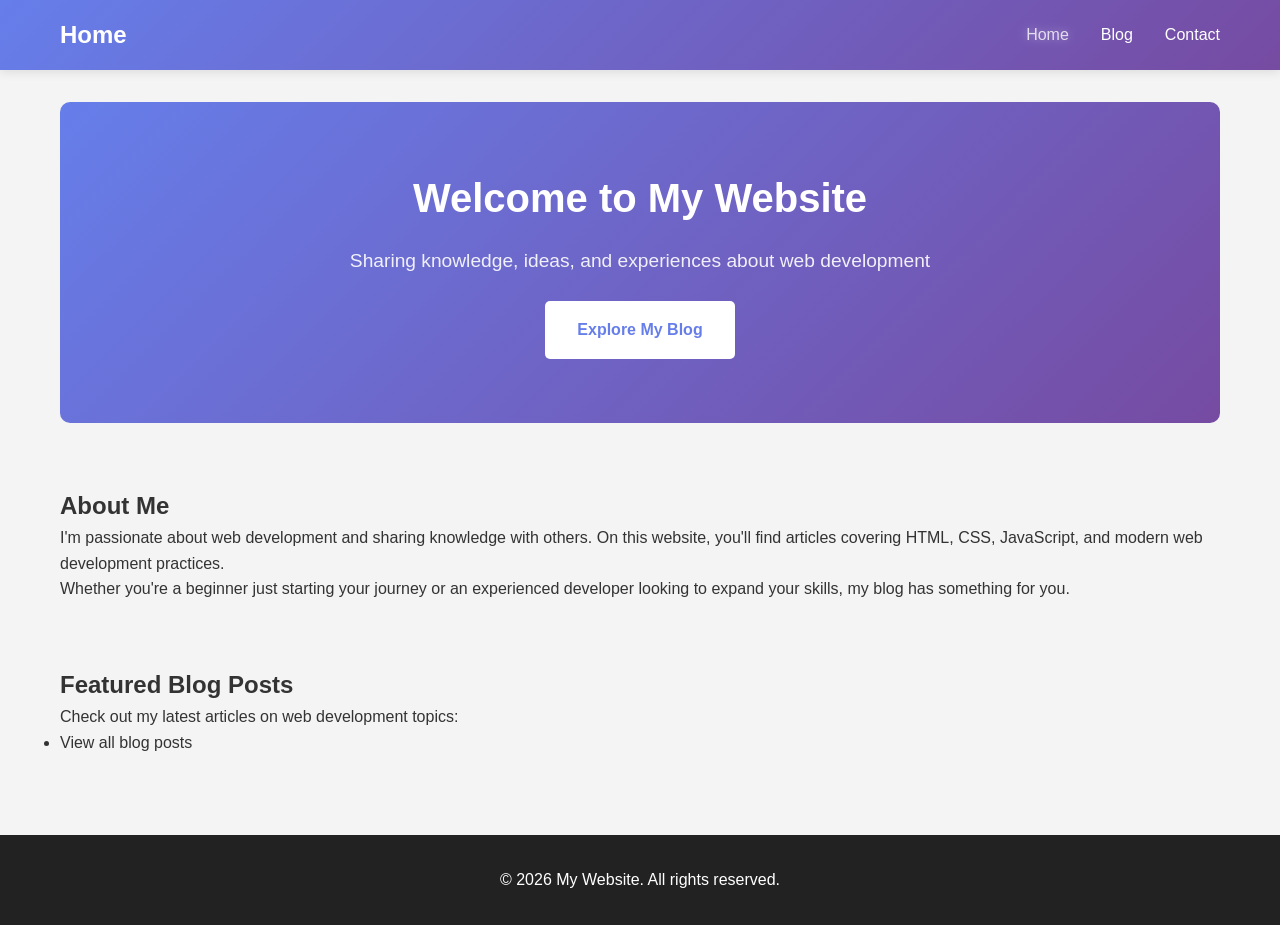
<file: src/index.html>
<!DOCTYPE html>
<html lang="en">

<head>
    <meta charset="UTF-8">
    <meta name="viewport" content="width=device-width, initial-scale=1.0">
    <title>Home - My Website</title>
    <link rel="stylesheet" href="blog.css">
    <style>
        .home-container {
            max-width: 1200px;
            margin: 0 auto;
            padding: 0 20px;
        }

        .hero {
            text-align: center;
            padding: 4rem 2rem;
            background: linear-gradient(135deg, #667eea 0%, #764ba2 100%);
            color: white;
            border-radius: 10px;
            margin: 2rem 0;
        }

        .hero h1 {
            font-size: 2.5rem;
            margin-bottom: 1rem;
        }

        .hero p {
            font-size: 1.2rem;
            margin-bottom: 1.5rem;
            opacity: 0.9;
        }

        .cta-button {
            display: inline-block;
            background: white;
            color: #667eea;
            padding: 1rem 2rem;
            border-radius: 5px;
            text-decoration: none;
            font-weight: 600;
            transition: transform 0.3s ease, box-shadow 0.3s ease;
        }

        .cta-button:hover {
            transform: translateY(-3px);
            box-shadow: 0 5px 15px rgba(0, 0, 0, 0.2);
        }

        .content-section {
            padding: 2rem 0;
        }
    </style>
</head>

<body>
    <nav class="navbar">
        <div class="nav-container">
            <div class="logo"><a href="index.html">Home</a></div>
            <ul class="nav-links">
                <li><a href="index.html" class="nav-link active">Home</a></li>
                <li><a href="blog.html" class="nav-link">Blog</a></li>
                <li><a href="#contact" class="nav-link">Contact</a></li>
            </ul>
        </div>
    </nav>

    <div class="home-container">
        <section class="hero">
            <h1>Welcome to My Website</h1>
            <p>Sharing knowledge, ideas, and experiences about web development</p>
            <a href="blog.html" class="cta-button">Explore My Blog</a>
        </section>

        <section class="content-section">
            <h2>About Me</h2>
            <p>I'm passionate about web development and sharing knowledge with others. On this website, you'll find
                articles covering HTML, CSS, JavaScript, and modern web development practices.</p>
            <p>Whether you're a beginner just starting your journey or an experienced developer looking to expand your
                skills, my blog has something for you.</p>
        </section>

        <section class="content-section">
            <h2>Featured Blog Posts</h2>
            <p>Check out my latest articles on web development topics:</p>
            <ul>
                <li><a href="blog.html">View all blog posts</a></li>
            </ul>
        </section>
    </div>

    <footer class="footer">
        <p>&copy; 2026 My Website. All rights reserved.</p>
    </footer>
</body>

</html>
</file>
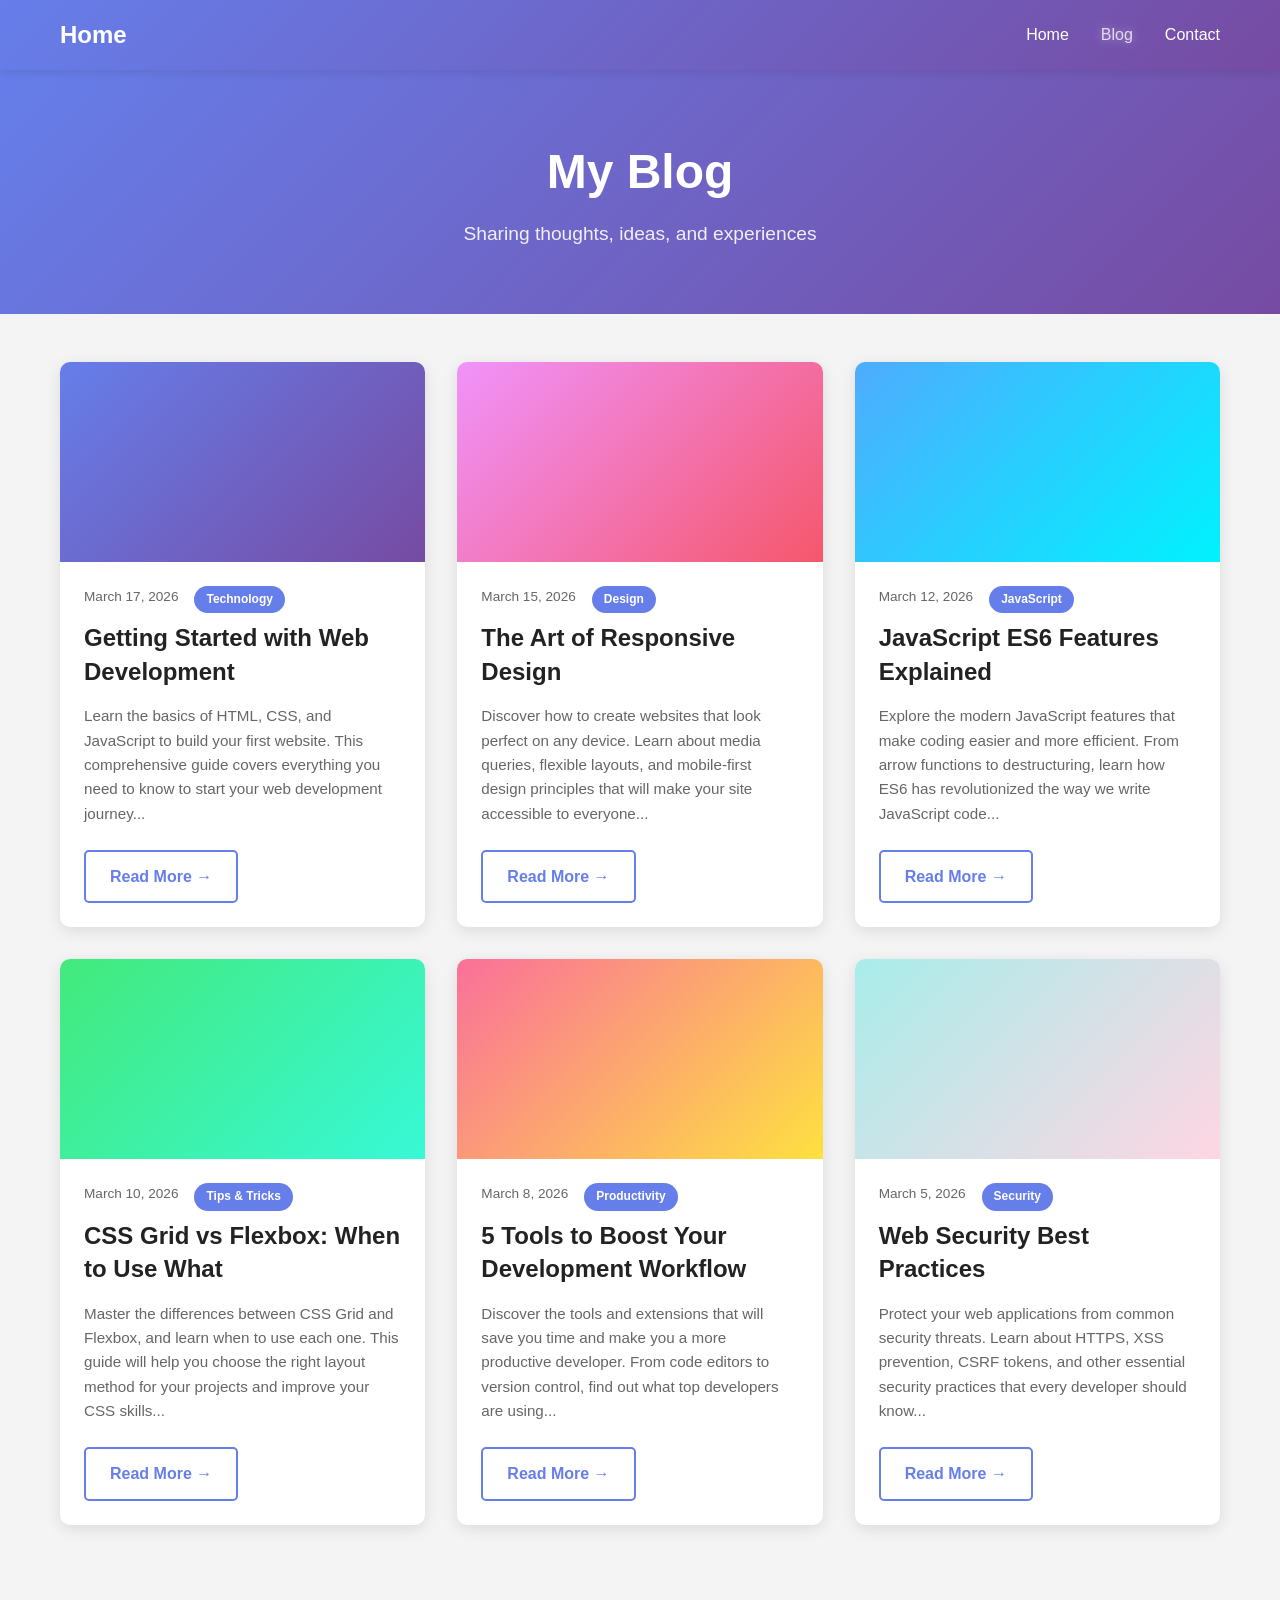
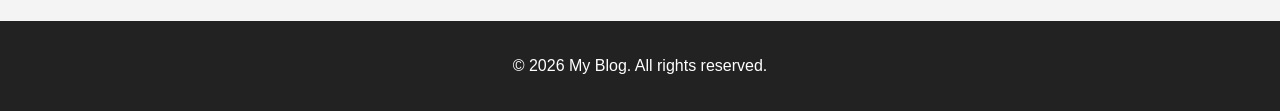
<file: src/blog.html>
<!DOCTYPE html>
<html lang="en">

<head>
    <meta charset="UTF-8">
    <meta name="viewport" content="width=device-width, initial-scale=1.0">
    <title>Blog - My Website</title>
    <link rel="stylesheet" href="blog.css">
</head>

<body>
    <nav class="navbar">
        <div class="nav-container">
            <div class="logo"><a href="index.html">Home</a></div>
            <ul class="nav-links">
                <li><a href="index.html" class="nav-link">Home</a></li>
                <li><a href="blog.html" class="nav-link active">Blog</a></li>
                <li><a href="#contact" class="nav-link">Contact</a></li>
            </ul>
        </div>
    </nav>

    <header class="blog-header">
        <h1>My Blog</h1>
        <p>Sharing thoughts, ideas, and experiences</p>
    </header>

    <main class="blog-container">
        <div class="blog-grid">
            <!-- Article Card 1 -->
            <div class="blog-card">
                <div class="card-image" style="background: linear-gradient(135deg, #667eea 0%, #764ba2 100%);"></div>
                <div class="card-content">
                    <div class="card-meta">
                        <span class="card-date">March 17, 2026</span>
                        <span class="card-category">Technology</span>
                    </div>
                    <h2 class="card-title">Getting Started with Web Development</h2>
                    <p class="card-excerpt">Learn the basics of HTML, CSS, and JavaScript to build your first website. This comprehensive guide covers everything you need to know to start your web development journey...</p>
                    <a href="blog/article1.html" class="read-more">Read More →</a>
                </div>
            </div>

            <!-- Article Card 2 -->
            <div class="blog-card">
                <div class="card-image" style="background: linear-gradient(135deg, #f093fb 0%, #f5576c 100%);"></div>
                <div class="card-content">
                    <div class="card-meta">
                        <span class="card-date">March 15, 2026</span>
                        <span class="card-category">Design</span>
                    </div>
                    <h2 class="card-title">The Art of Responsive Design</h2>
                    <p class="card-excerpt">Discover how to create websites that look perfect on any device. Learn about media queries, flexible layouts, and mobile-first design principles that will make your site accessible to everyone...</p>
                    <a href="blog/article2.html" class="read-more">Read More →</a>
                </div>
            </div>

            <!-- Article Card 3 -->
            <div class="blog-card">
                <div class="card-image" style="background: linear-gradient(135deg, #4facfe 0%, #00f2fe 100%);"></div>
                <div class="card-content">
                    <div class="card-meta">
                        <span class="card-date">March 12, 2026</span>
                        <span class="card-category">JavaScript</span>
                    </div>
                    <h2 class="card-title">JavaScript ES6 Features Explained</h2>
                    <p class="card-excerpt">Explore the modern JavaScript features that make coding easier and more efficient. From arrow functions to destructuring, learn how ES6 has revolutionized the way we write JavaScript code...</p>
                    <a href="blog/article3.html" class="read-more">Read More →</a>
                </div>
            </div>

            <!-- Article Card 4 -->
            <div class="blog-card">
                <div class="card-image" style="background: linear-gradient(135deg, #43e97b 0%, #38f9d7 100%);"></div>
                <div class="card-content">
                    <div class="card-meta">
                        <span class="card-date">March 10, 2026</span>
                        <span class="card-category">Tips & Tricks</span>
                    </div>
                    <h2 class="card-title">CSS Grid vs Flexbox: When to Use What</h2>
                    <p class="card-excerpt">Master the differences between CSS Grid and Flexbox, and learn when to use each one. This guide will help you choose the right layout method for your projects and improve your CSS skills...</p>
                    <a href="blog/article4.html" class="read-more">Read More →</a>
                </div>
            </div>

            <!-- Article Card 5 -->
            <div class="blog-card">
                <div class="card-image" style="background: linear-gradient(135deg, #fa709a 0%, #fee140 100%);"></div>
                <div class="card-content">
                    <div class="card-meta">
                        <span class="card-date">March 8, 2026</span>
                        <span class="card-category">Productivity</span>
                    </div>
                    <h2 class="card-title">5 Tools to Boost Your Development Workflow</h2>
                    <p class="card-excerpt">Discover the tools and extensions that will save you time and make you a more productive developer. From code editors to version control, find out what top developers are using...</p>
                    <a href="blog/article5.html" class="read-more">Read More →</a>
                </div>
            </div>

            <!-- Article Card 6 -->
            <div class="blog-card">
                <div class="card-image" style="background: linear-gradient(135deg, #a8edea 0%, #fed6e3 100%);"></div>
                <div class="card-content">
                    <div class="card-meta">
                        <span class="card-date">March 5, 2026</span>
                        <span class="card-category">Security</span>
                    </div>
                    <h2 class="card-title">Web Security Best Practices</h2>
                    <p class="card-excerpt">Protect your web applications from common security threats. Learn about HTTPS, XSS prevention, CSRF tokens, and other essential security practices that every developer should know...</p>
                    <a href="blog/article6.html" class="read-more">Read More →</a>
                </div>
            </div>
        </div>
    </main>

    <footer class="footer">
        <p>&copy; 2026 My Blog. All rights reserved.</p>
    </footer>
</body>

</html>
</file>
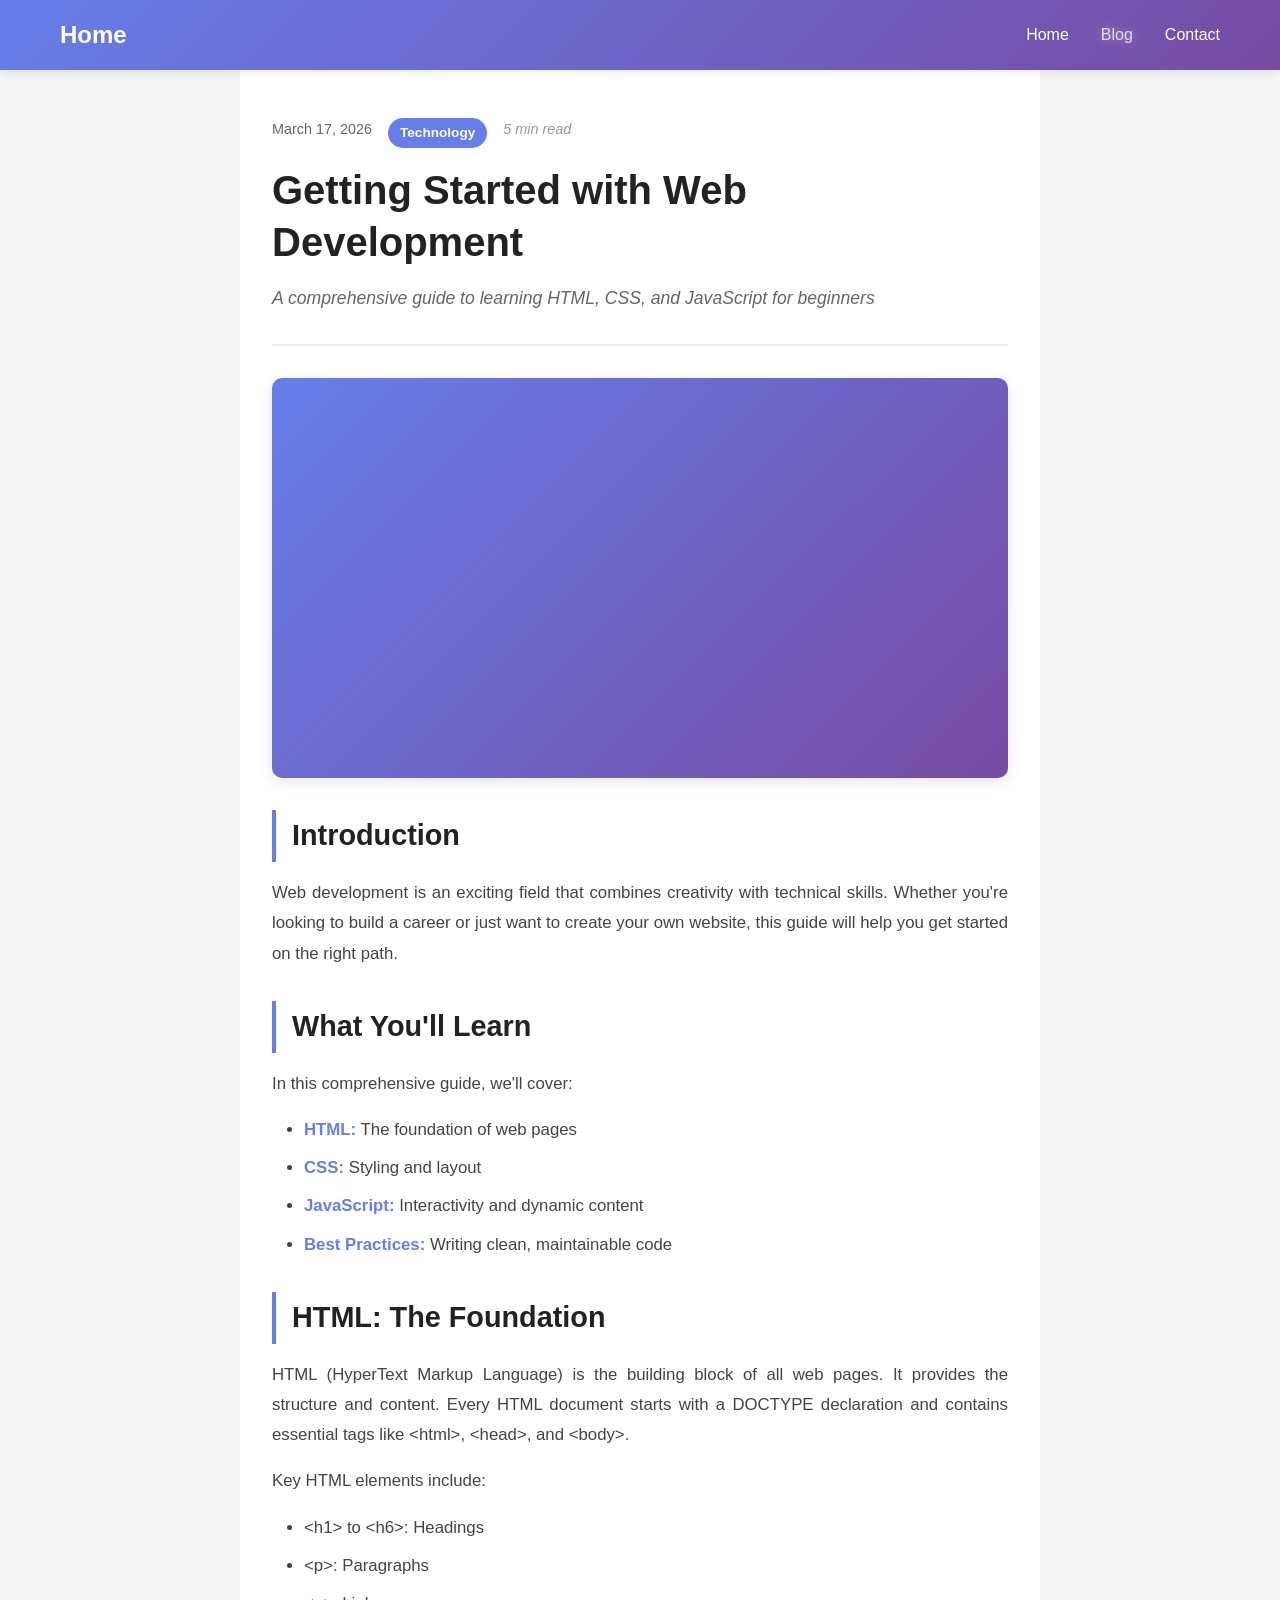
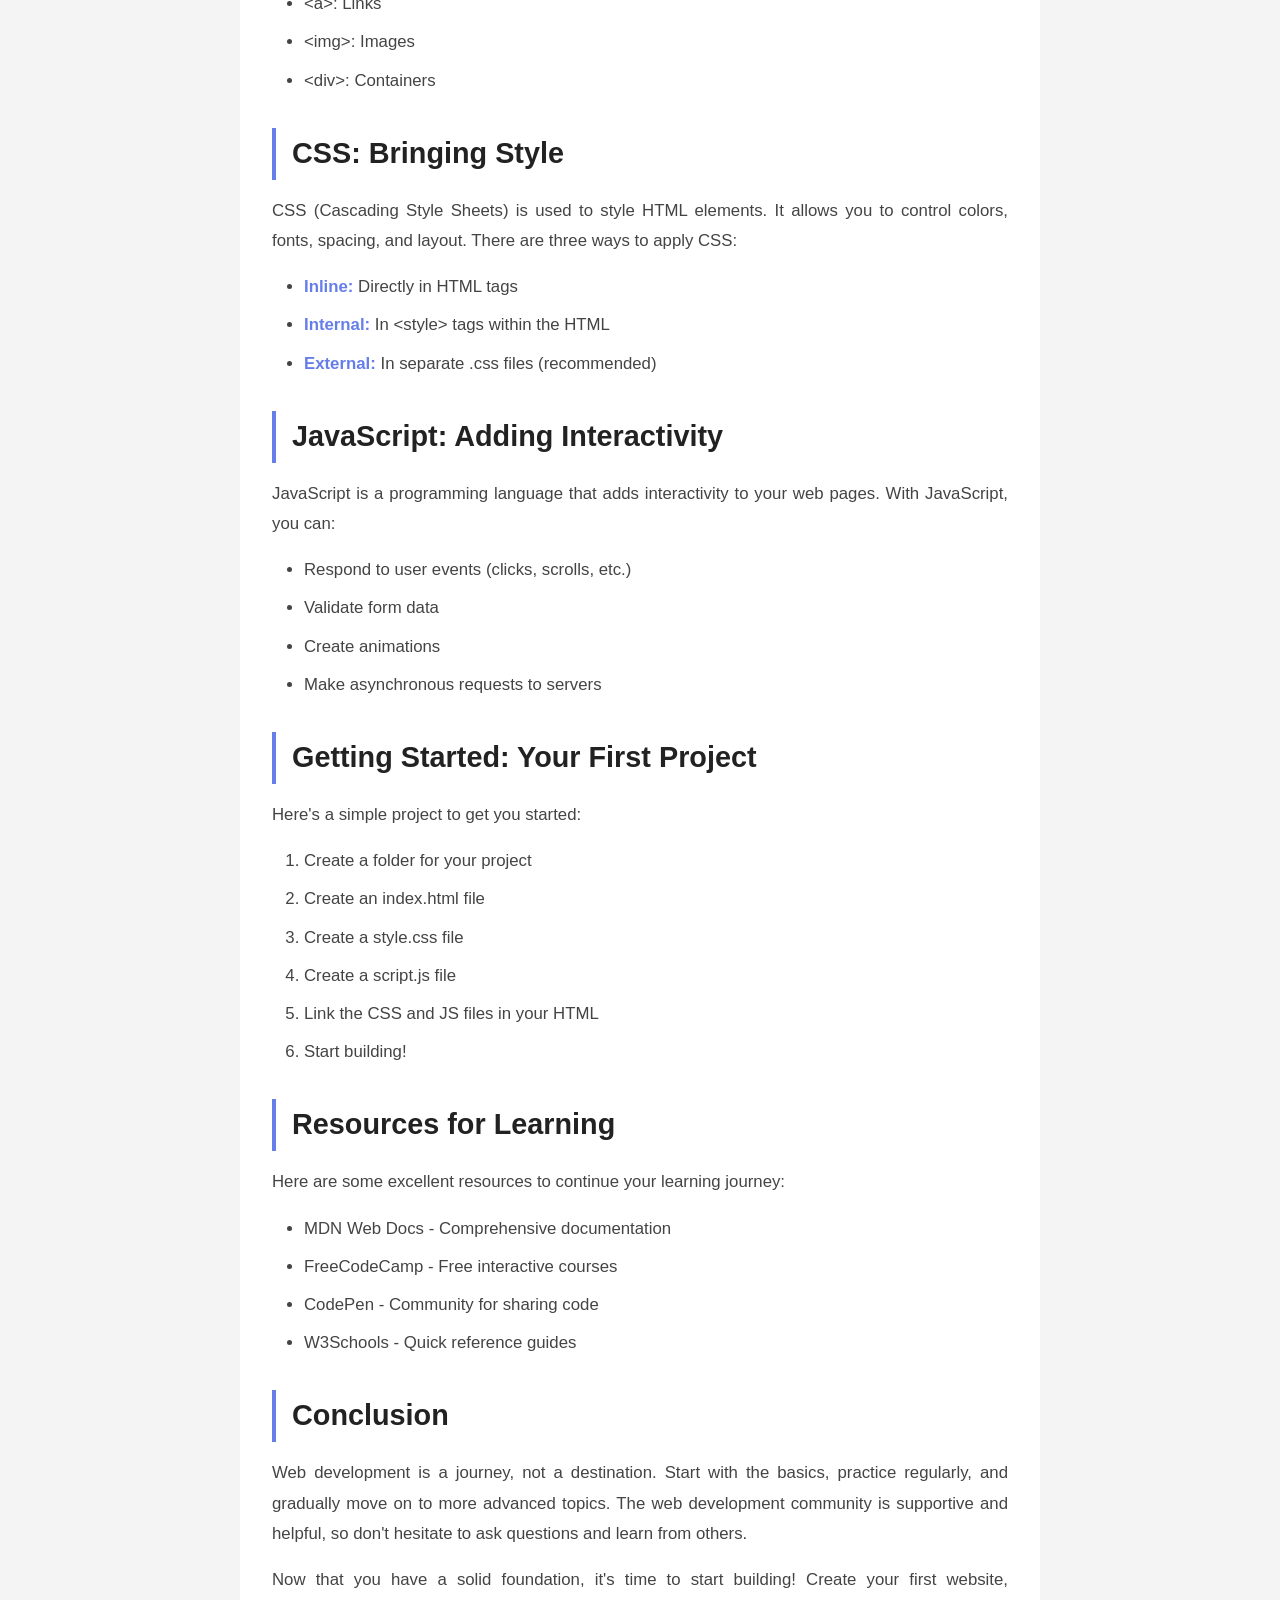
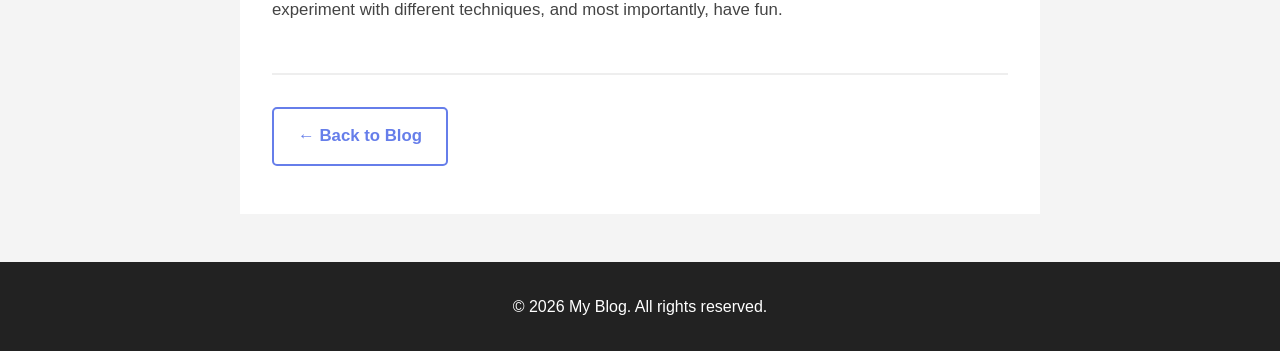
<file: src/blog/article1.html>
<!DOCTYPE html>
<html lang="en">

<head>
    <meta charset="UTF-8">
    <meta name="viewport" content="width=device-width, initial-scale=1.0">
    <title>Getting Started with Web Development - Blog</title>
    <link rel="stylesheet" href="../blog.css">
    <link rel="stylesheet" href="../article.css">
</head>

<body>
    <nav class="navbar">
        <div class="nav-container">
            <div class="logo"><a href="../index.html">Home</a></div>
            <ul class="nav-links">
                <li><a href="../index.html" class="nav-link">Home</a></li>
                <li><a href="../blog.html" class="nav-link active">Blog</a></li>
                <li><a href="#contact" class="nav-link">Contact</a></li>
            </ul>
        </div>
    </nav>

    <article class="article-container">
        <header class="article-header">
            <div class="article-meta">
                <span class="article-date">March 17, 2026</span>
                <span class="article-category">Technology</span>
                <span class="article-read-time">5 min read</span>
            </div>
            <h1 class="article-title">Getting Started with Web Development</h1>
            <p class="article-description">A comprehensive guide to learning HTML, CSS, and JavaScript for beginners</p>
        </header>

        <div class="article-image" style="background: linear-gradient(135deg, #667eea 0%, #764ba2 100%);"></div>

        <div class="article-content">
            <h2>Introduction</h2>
            <p>Web development is an exciting field that combines creativity with technical skills. Whether you're looking to build a career or just want to create your own website, this guide will help you get started on the right path.</p>

            <h2>What You'll Learn</h2>
            <p>In this comprehensive guide, we'll cover:</p>
            <ul>
                <li><strong>HTML:</strong> The foundation of web pages</li>
                <li><strong>CSS:</strong> Styling and layout</li>
                <li><strong>JavaScript:</strong> Interactivity and dynamic content</li>
                <li><strong>Best Practices:</strong> Writing clean, maintainable code</li>
            </ul>

            <h2>HTML: The Foundation</h2>
            <p>HTML (HyperText Markup Language) is the building block of all web pages. It provides the structure and content. Every HTML document starts with a DOCTYPE declaration and contains essential tags like &lt;html&gt;, &lt;head&gt;, and &lt;body&gt;.</p>
            <p>Key HTML elements include:</p>
            <ul>
                <li>&lt;h1&gt; to &lt;h6&gt;: Headings</li>
                <li>&lt;p&gt;: Paragraphs</li>
                <li>&lt;a&gt;: Links</li>
                <li>&lt;img&gt;: Images</li>
                <li>&lt;div&gt;: Containers</li>
            </ul>

            <h2>CSS: Bringing Style</h2>
            <p>CSS (Cascading Style Sheets) is used to style HTML elements. It allows you to control colors, fonts, spacing, and layout. There are three ways to apply CSS:</p>
            <ul>
                <li><strong>Inline:</strong> Directly in HTML tags</li>
                <li><strong>Internal:</strong> In &lt;style&gt; tags within the HTML</li>
                <li><strong>External:</strong> In separate .css files (recommended)</li>
            </ul>

            <h2>JavaScript: Adding Interactivity</h2>
            <p>JavaScript is a programming language that adds interactivity to your web pages. With JavaScript, you can:</p>
            <ul>
                <li>Respond to user events (clicks, scrolls, etc.)</li>
                <li>Validate form data</li>
                <li>Create animations</li>
                <li>Make asynchronous requests to servers</li>
            </ul>

            <h2>Getting Started: Your First Project</h2>
            <p>Here's a simple project to get you started:</p>
            <ol>
                <li>Create a folder for your project</li>
                <li>Create an index.html file</li>
                <li>Create a style.css file</li>
                <li>Create a script.js file</li>
                <li>Link the CSS and JS files in your HTML</li>
                <li>Start building!</li>
            </ol>

            <h2>Resources for Learning</h2>
            <p>Here are some excellent resources to continue your learning journey:</p>
            <ul>
                <li>MDN Web Docs - Comprehensive documentation</li>
                <li>FreeCodeCamp - Free interactive courses</li>
                <li>CodePen - Community for sharing code</li>
                <li>W3Schools - Quick reference guides</li>
            </ul>

            <h2>Conclusion</h2>
            <p>Web development is a journey, not a destination. Start with the basics, practice regularly, and gradually move on to more advanced topics. The web development community is supportive and helpful, so don't hesitate to ask questions and learn from others.</p>
            <p>Now that you have a solid foundation, it's time to start building! Create your first website, experiment with different techniques, and most importantly, have fun.</p>

            <div class="article-navigation">
                <a href="../blog.html" class="back-to-blog">← Back to Blog</a>
            </div>
        </div>
    </article>

    <footer class="footer">
        <p>&copy; 2026 My Blog. All rights reserved.</p>
    </footer>
</body>

</html>
</file>
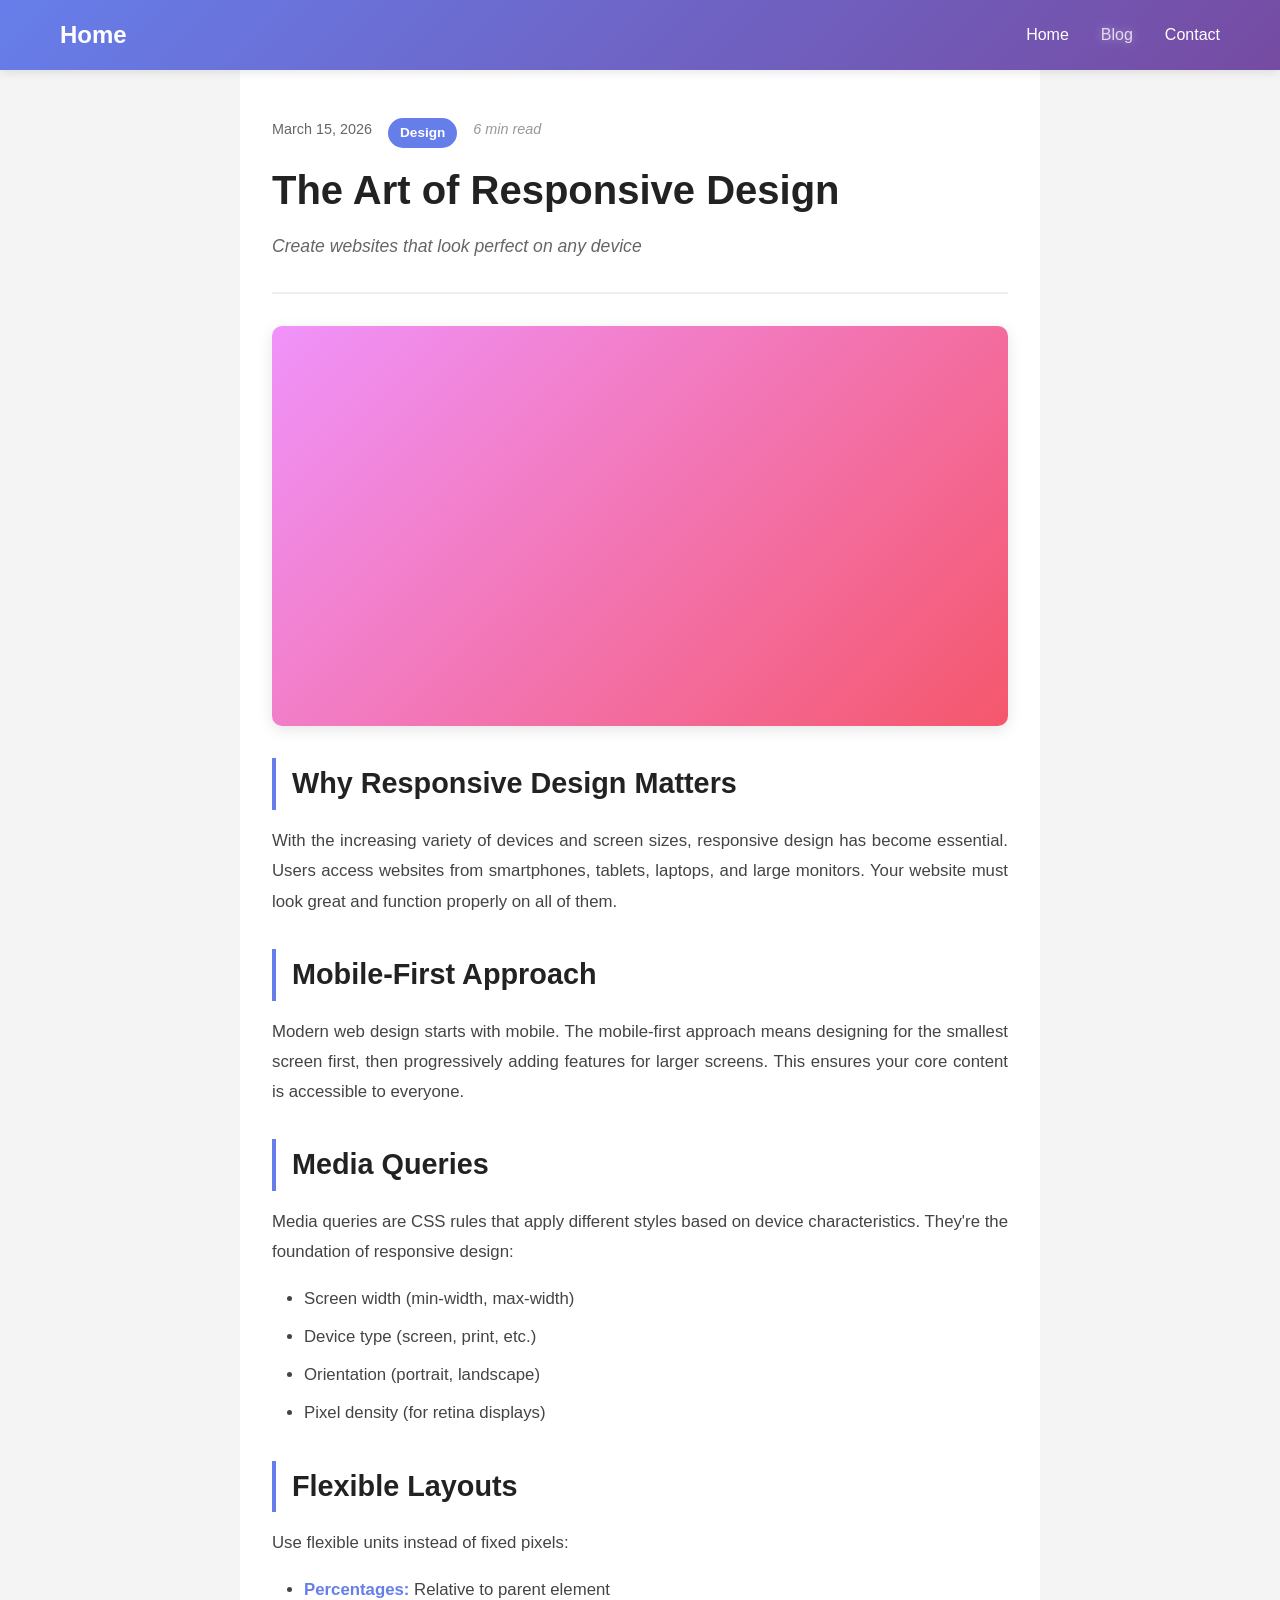
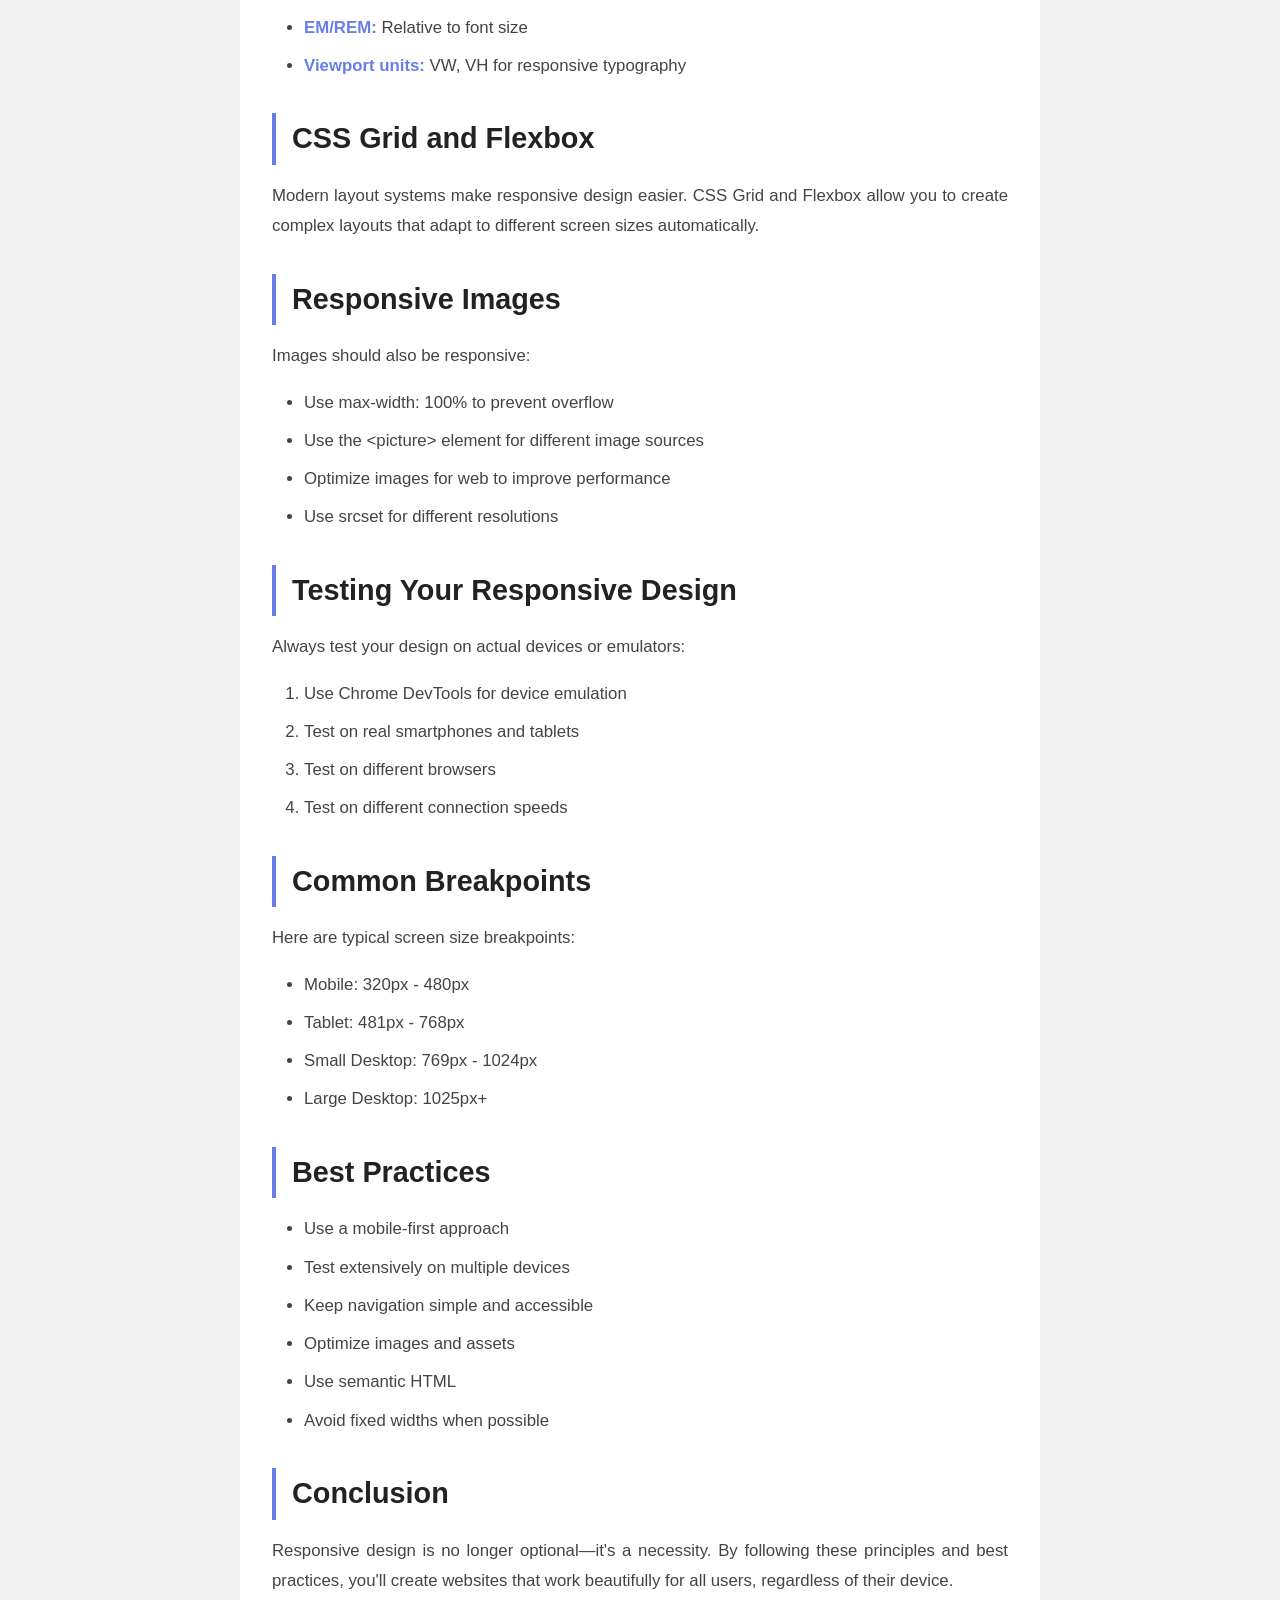
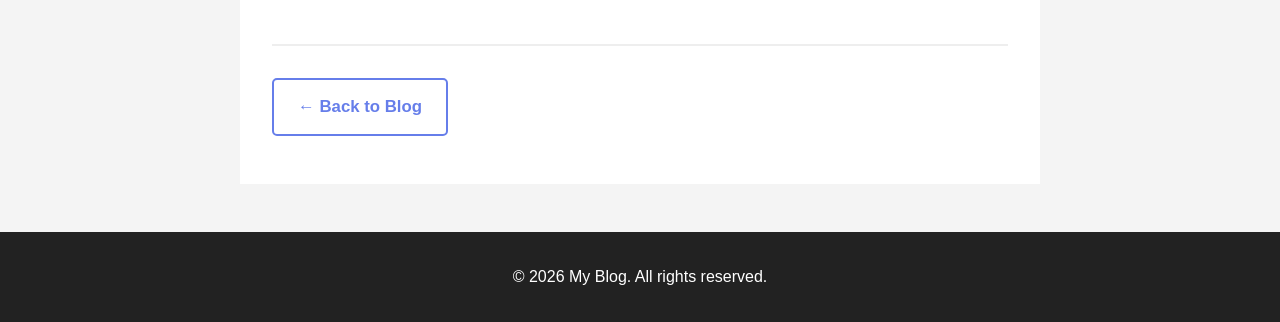
<file: src/blog/article2.html>
<!DOCTYPE html>
<html lang="en">

<head>
    <meta charset="UTF-8">
    <meta name="viewport" content="width=device-width, initial-scale=1.0">
    <title>The Art of Responsive Design - Blog</title>
    <link rel="stylesheet" href="../blog.css">
    <link rel="stylesheet" href="../article.css">
</head>

<body>
    <nav class="navbar">
        <div class="nav-container">
            <div class="logo"><a href="../index.html">Home</a></div>
            <ul class="nav-links">
                <li><a href="../index.html" class="nav-link">Home</a></li>
                <li><a href="../blog.html" class="nav-link active">Blog</a></li>
                <li><a href="#contact" class="nav-link">Contact</a></li>
            </ul>
        </div>
    </nav>

    <article class="article-container">
        <header class="article-header">
            <div class="article-meta">
                <span class="article-date">March 15, 2026</span>
                <span class="article-category">Design</span>
                <span class="article-read-time">6 min read</span>
            </div>
            <h1 class="article-title">The Art of Responsive Design</h1>
            <p class="article-description">Create websites that look perfect on any device</p>
        </header>

        <div class="article-image" style="background: linear-gradient(135deg, #f093fb 0%, #f5576c 100%);"></div>

        <div class="article-content">
            <h2>Why Responsive Design Matters</h2>
            <p>With the increasing variety of devices and screen sizes, responsive design has become essential. Users access websites from smartphones, tablets, laptops, and large monitors. Your website must look great and function properly on all of them.</p>

            <h2>Mobile-First Approach</h2>
            <p>Modern web design starts with mobile. The mobile-first approach means designing for the smallest screen first, then progressively adding features for larger screens. This ensures your core content is accessible to everyone.</p>

            <h2>Media Queries</h2>
            <p>Media queries are CSS rules that apply different styles based on device characteristics. They're the foundation of responsive design:</p>
            <ul>
                <li>Screen width (min-width, max-width)</li>
                <li>Device type (screen, print, etc.)</li>
                <li>Orientation (portrait, landscape)</li>
                <li>Pixel density (for retina displays)</li>
            </ul>

            <h2>Flexible Layouts</h2>
            <p>Use flexible units instead of fixed pixels:</p>
            <ul>
                <li><strong>Percentages:</strong> Relative to parent element</li>
                <li><strong>EM/REM:</strong> Relative to font size</li>
                <li><strong>Viewport units:</strong> VW, VH for responsive typography</li>
            </ul>

            <h2>CSS Grid and Flexbox</h2>
            <p>Modern layout systems make responsive design easier. CSS Grid and Flexbox allow you to create complex layouts that adapt to different screen sizes automatically.</p>

            <h2>Responsive Images</h2>
            <p>Images should also be responsive:</p>
            <ul>
                <li>Use max-width: 100% to prevent overflow</li>
                <li>Use the &lt;picture&gt; element for different image sources</li>
                <li>Optimize images for web to improve performance</li>
                <li>Use srcset for different resolutions</li>
            </ul>

            <h2>Testing Your Responsive Design</h2>
            <p>Always test your design on actual devices or emulators:</p>
            <ol>
                <li>Use Chrome DevTools for device emulation</li>
                <li>Test on real smartphones and tablets</li>
                <li>Test on different browsers</li>
                <li>Test on different connection speeds</li>
            </ol>

            <h2>Common Breakpoints</h2>
            <p>Here are typical screen size breakpoints:</p>
            <ul>
                <li>Mobile: 320px - 480px</li>
                <li>Tablet: 481px - 768px</li>
                <li>Small Desktop: 769px - 1024px</li>
                <li>Large Desktop: 1025px+</li>
            </ul>

            <h2>Best Practices</h2>
            <ul>
                <li>Use a mobile-first approach</li>
                <li>Test extensively on multiple devices</li>
                <li>Keep navigation simple and accessible</li>
                <li>Optimize images and assets</li>
                <li>Use semantic HTML</li>
                <li>Avoid fixed widths when possible</li>
            </ul>

            <h2>Conclusion</h2>
            <p>Responsive design is no longer optional—it's a necessity. By following these principles and best practices, you'll create websites that work beautifully for all users, regardless of their device.</p>

            <div class="article-navigation">
                <a href="../blog.html" class="back-to-blog">← Back to Blog</a>
            </div>
        </div>
    </article>

    <footer class="footer">
        <p>&copy; 2026 My Blog. All rights reserved.</p>
    </footer>
</body>

</html>
</file>
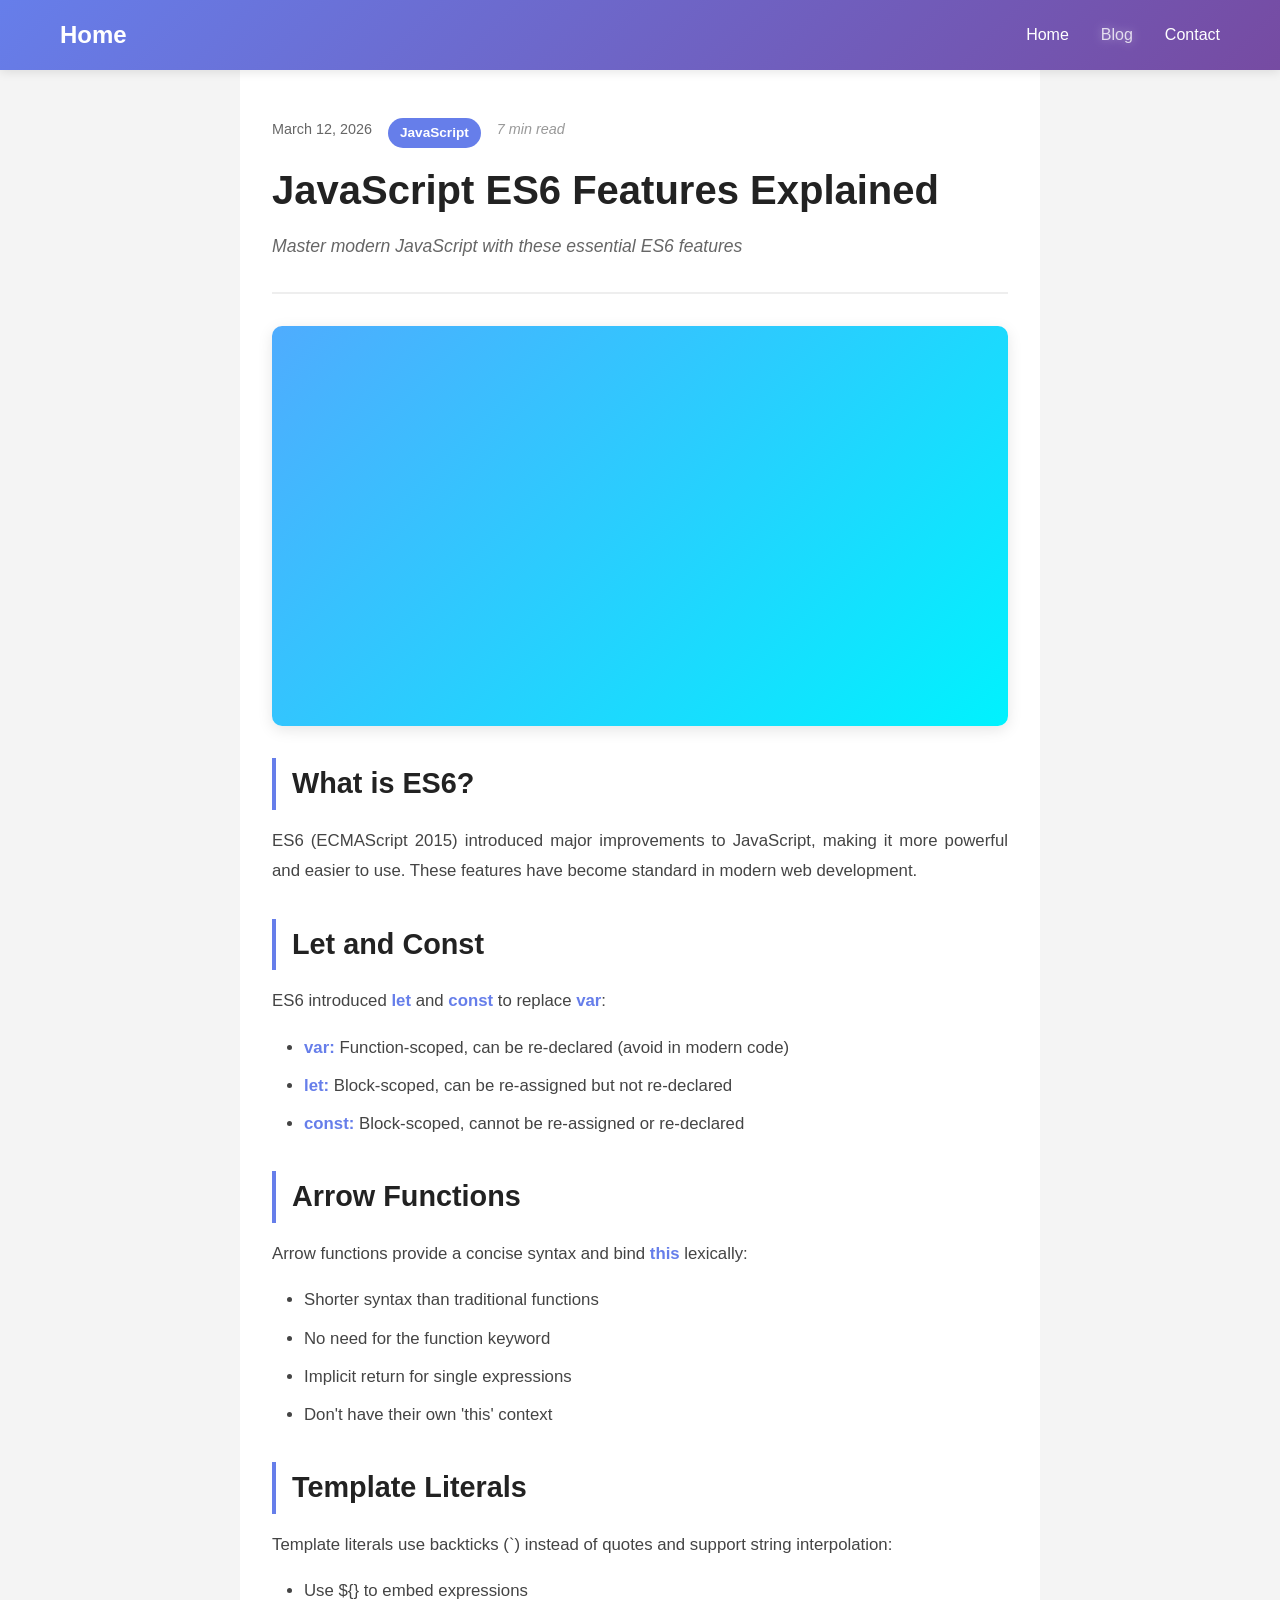
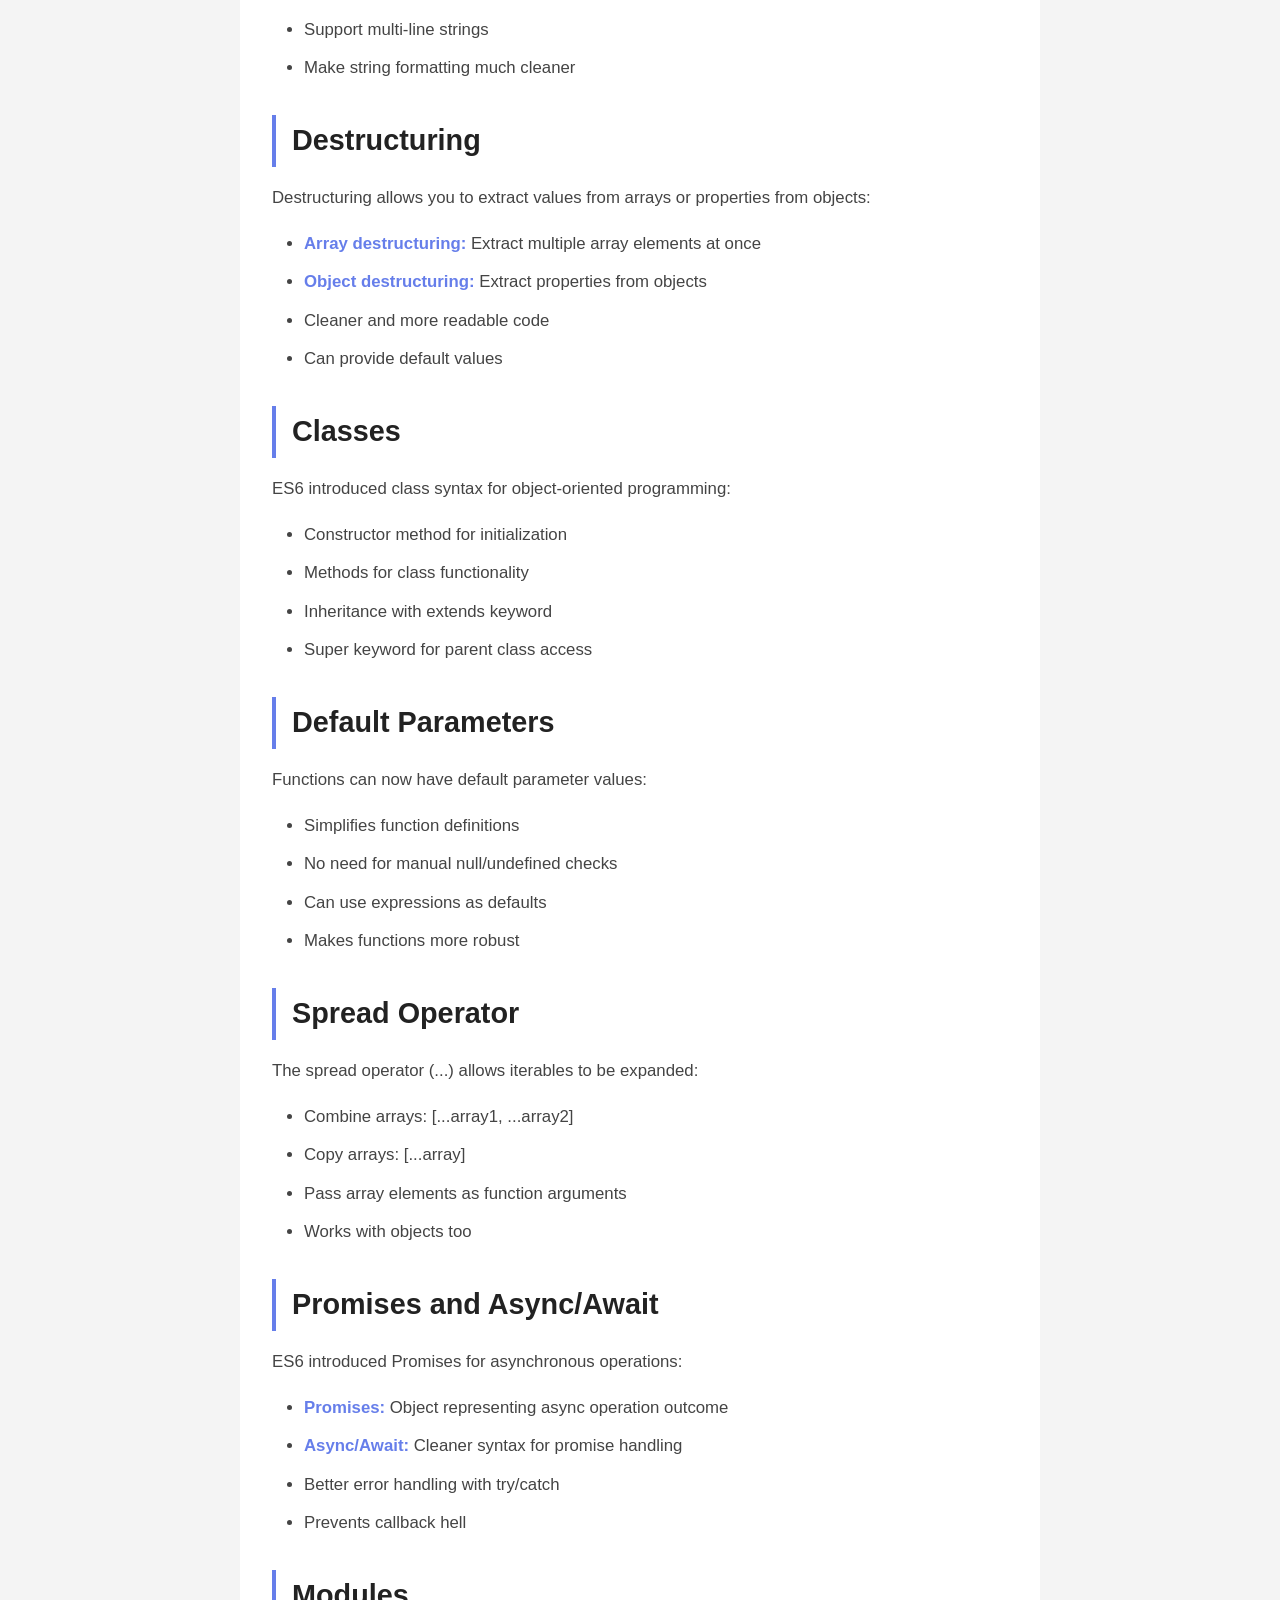
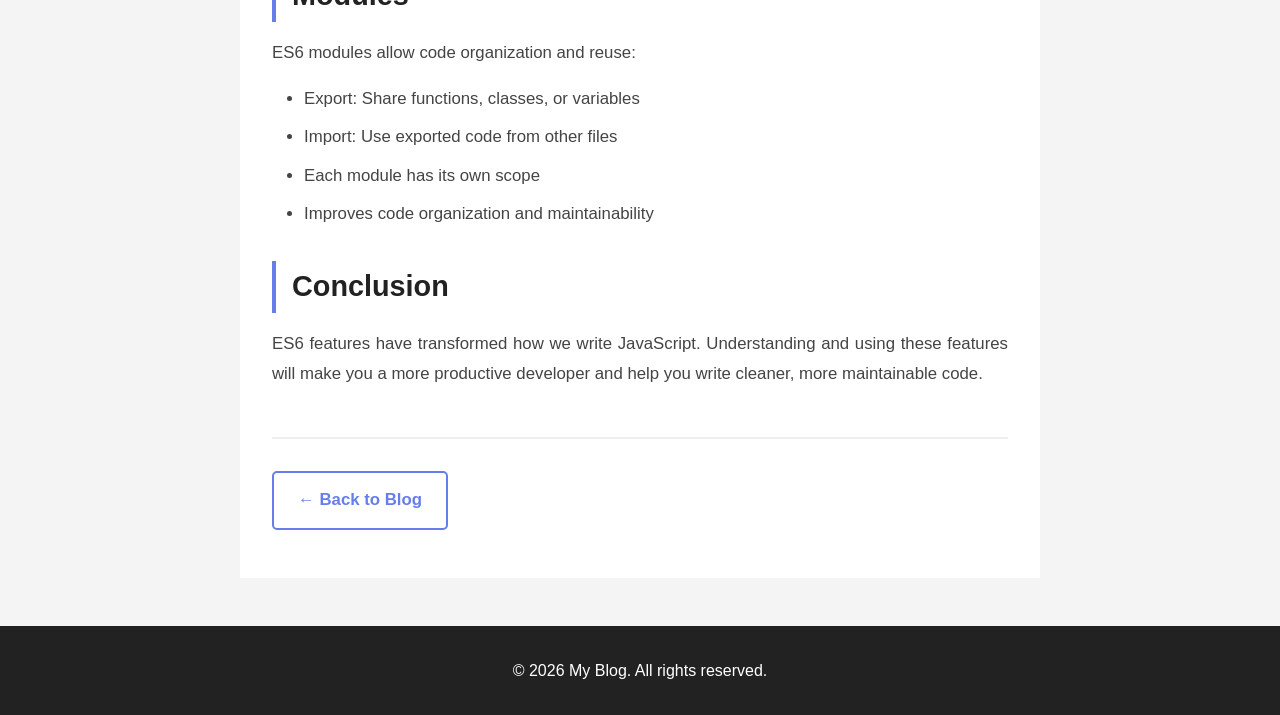
<file: src/blog/article3.html>
<!DOCTYPE html>
<html lang="en">

<head>
    <meta charset="UTF-8">
    <meta name="viewport" content="width=device-width, initial-scale=1.0">
    <title>JavaScript ES6 Features Explained - Blog</title>
    <link rel="stylesheet" href="../blog.css">
    <link rel="stylesheet" href="../article.css">
</head>

<body>
    <nav class="navbar">
        <div class="nav-container">
            <div class="logo"><a href="../index.html">Home</a></div>
            <ul class="nav-links">
                <li><a href="../index.html" class="nav-link">Home</a></li>
                <li><a href="../blog.html" class="nav-link active">Blog</a></li>
                <li><a href="#contact" class="nav-link">Contact</a></li>
            </ul>
        </div>
    </nav>

    <article class="article-container">
        <header class="article-header">
            <div class="article-meta">
                <span class="article-date">March 12, 2026</span>
                <span class="article-category">JavaScript</span>
                <span class="article-read-time">7 min read</span>
            </div>
            <h1 class="article-title">JavaScript ES6 Features Explained</h1>
            <p class="article-description">Master modern JavaScript with these essential ES6 features</p>
        </header>

        <div class="article-image" style="background: linear-gradient(135deg, #4facfe 0%, #00f2fe 100%);"></div>

        <div class="article-content">
            <h2>What is ES6?</h2>
            <p>ES6 (ECMAScript 2015) introduced major improvements to JavaScript, making it more powerful and easier to use. These features have become standard in modern web development.</p>

            <h2>Let and Const</h2>
            <p>ES6 introduced <strong>let</strong> and <strong>const</strong> to replace <strong>var</strong>:</p>
            <ul>
                <li><strong>var:</strong> Function-scoped, can be re-declared (avoid in modern code)</li>
                <li><strong>let:</strong> Block-scoped, can be re-assigned but not re-declared</li>
                <li><strong>const:</strong> Block-scoped, cannot be re-assigned or re-declared</li>
            </ul>

            <h2>Arrow Functions</h2>
            <p>Arrow functions provide a concise syntax and bind <strong>this</strong> lexically:</p>
            <ul>
                <li>Shorter syntax than traditional functions</li>
                <li>No need for the function keyword</li>
                <li>Implicit return for single expressions</li>
                <li>Don't have their own 'this' context</li>
            </ul>

            <h2>Template Literals</h2>
            <p>Template literals use backticks (`) instead of quotes and support string interpolation:</p>
            <ul>
                <li>Use ${} to embed expressions</li>
                <li>Support multi-line strings</li>
                <li>Make string formatting much cleaner</li>
            </ul>

            <h2>Destructuring</h2>
            <p>Destructuring allows you to extract values from arrays or properties from objects:</p>
            <ul>
                <li><strong>Array destructuring:</strong> Extract multiple array elements at once</li>
                <li><strong>Object destructuring:</strong> Extract properties from objects</li>
                <li>Cleaner and more readable code</li>
                <li>Can provide default values</li>
            </ul>

            <h2>Classes</h2>
            <p>ES6 introduced class syntax for object-oriented programming:</p>
            <ul>
                <li>Constructor method for initialization</li>
                <li>Methods for class functionality</li>
                <li>Inheritance with extends keyword</li>
                <li>Super keyword for parent class access</li>
            </ul>

            <h2>Default Parameters</h2>
            <p>Functions can now have default parameter values:</p>
            <ul>
                <li>Simplifies function definitions</li>
                <li>No need for manual null/undefined checks</li>
                <li>Can use expressions as defaults</li>
                <li>Makes functions more robust</li>
            </ul>

            <h2>Spread Operator</h2>
            <p>The spread operator (...) allows iterables to be expanded:</p>
            <ul>
                <li>Combine arrays: [...array1, ...array2]</li>
                <li>Copy arrays: [...array]</li>
                <li>Pass array elements as function arguments</li>
                <li>Works with objects too</li>
            </ul>

            <h2>Promises and Async/Await</h2>
            <p>ES6 introduced Promises for asynchronous operations:</p>
            <ul>
                <li><strong>Promises:</strong> Object representing async operation outcome</li>
                <li><strong>Async/Await:</strong> Cleaner syntax for promise handling</li>
                <li>Better error handling with try/catch</li>
                <li>Prevents callback hell</li>
            </ul>

            <h2>Modules</h2>
            <p>ES6 modules allow code organization and reuse:</p>
            <ul>
                <li>Export: Share functions, classes, or variables</li>
                <li>Import: Use exported code from other files</li>
                <li>Each module has its own scope</li>
                <li>Improves code organization and maintainability</li>
            </ul>

            <h2>Conclusion</h2>
            <p>ES6 features have transformed how we write JavaScript. Understanding and using these features will make you a more productive developer and help you write cleaner, more maintainable code.</p>

            <div class="article-navigation">
                <a href="../blog.html" class="back-to-blog">← Back to Blog</a>
            </div>
        </div>
    </article>

    <footer class="footer">
        <p>&copy; 2026 My Blog. All rights reserved.</p>
    </footer>
</body>

</html>
</file>
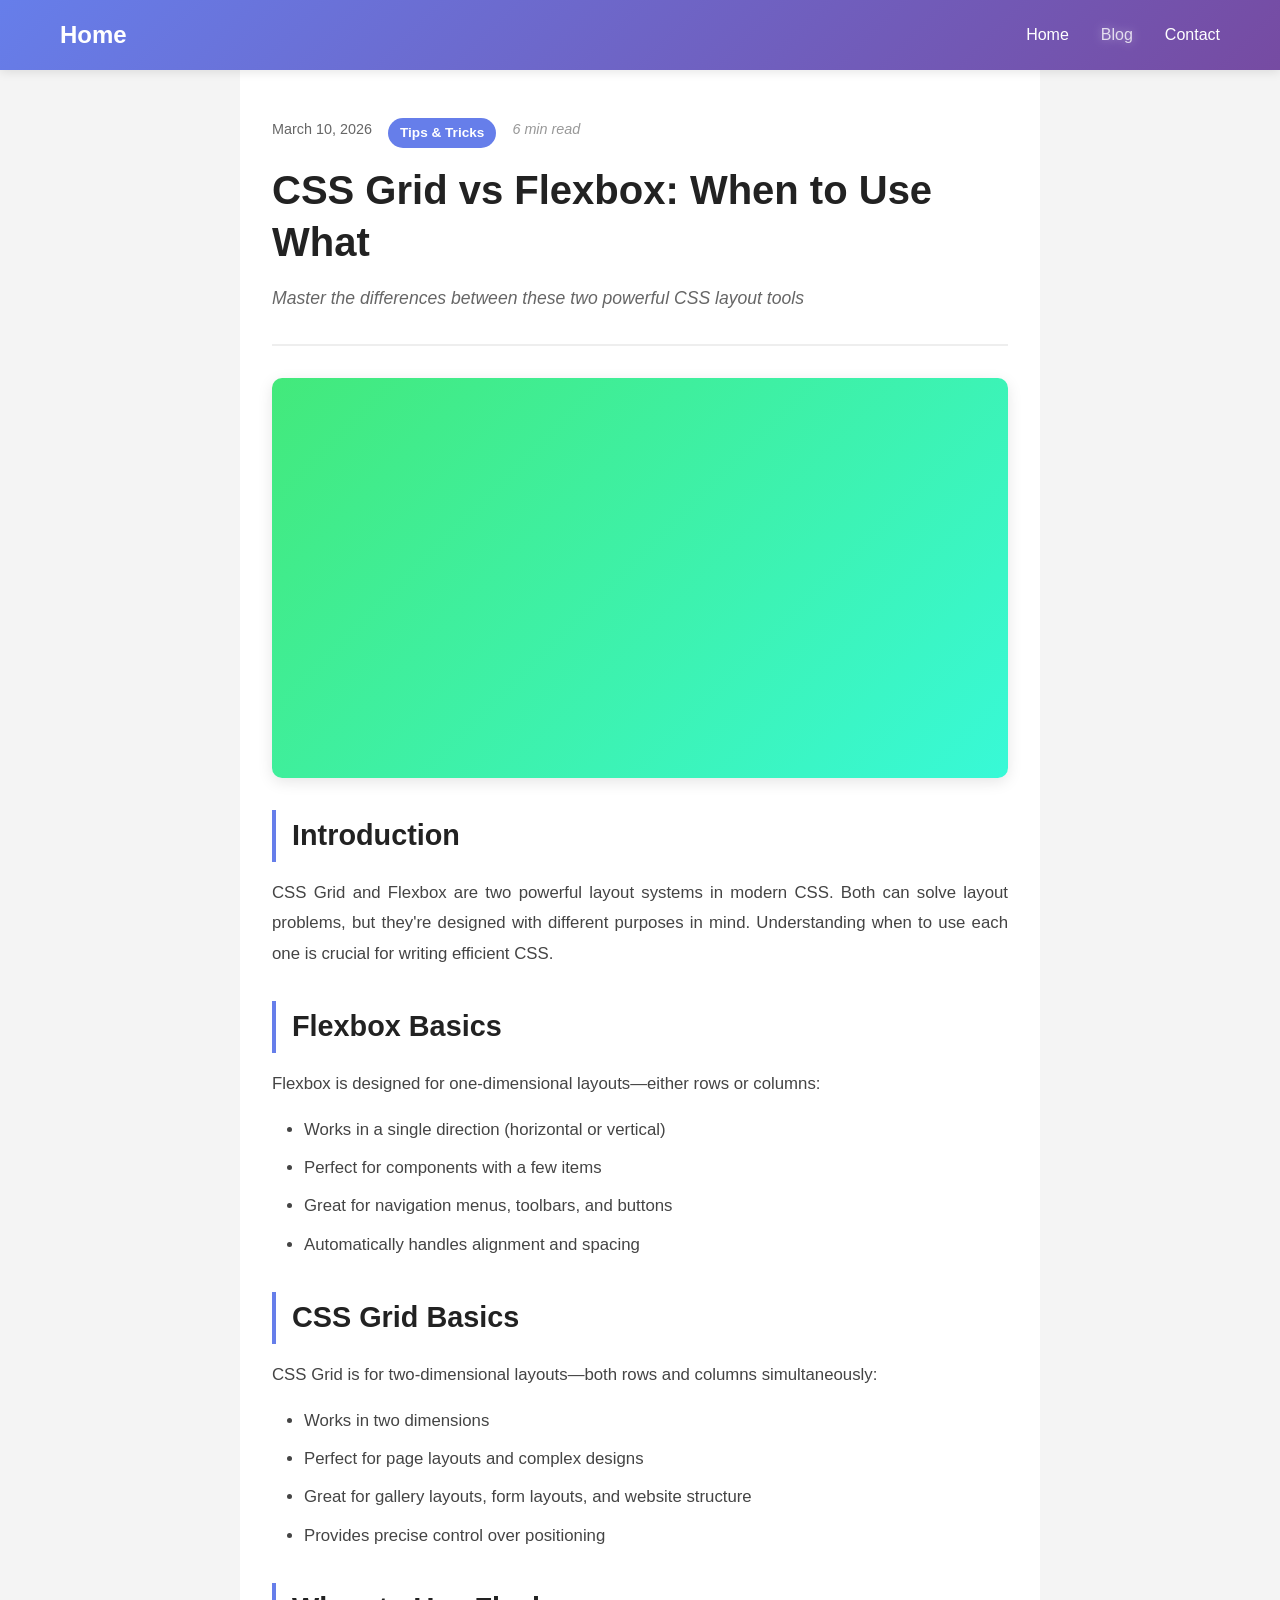
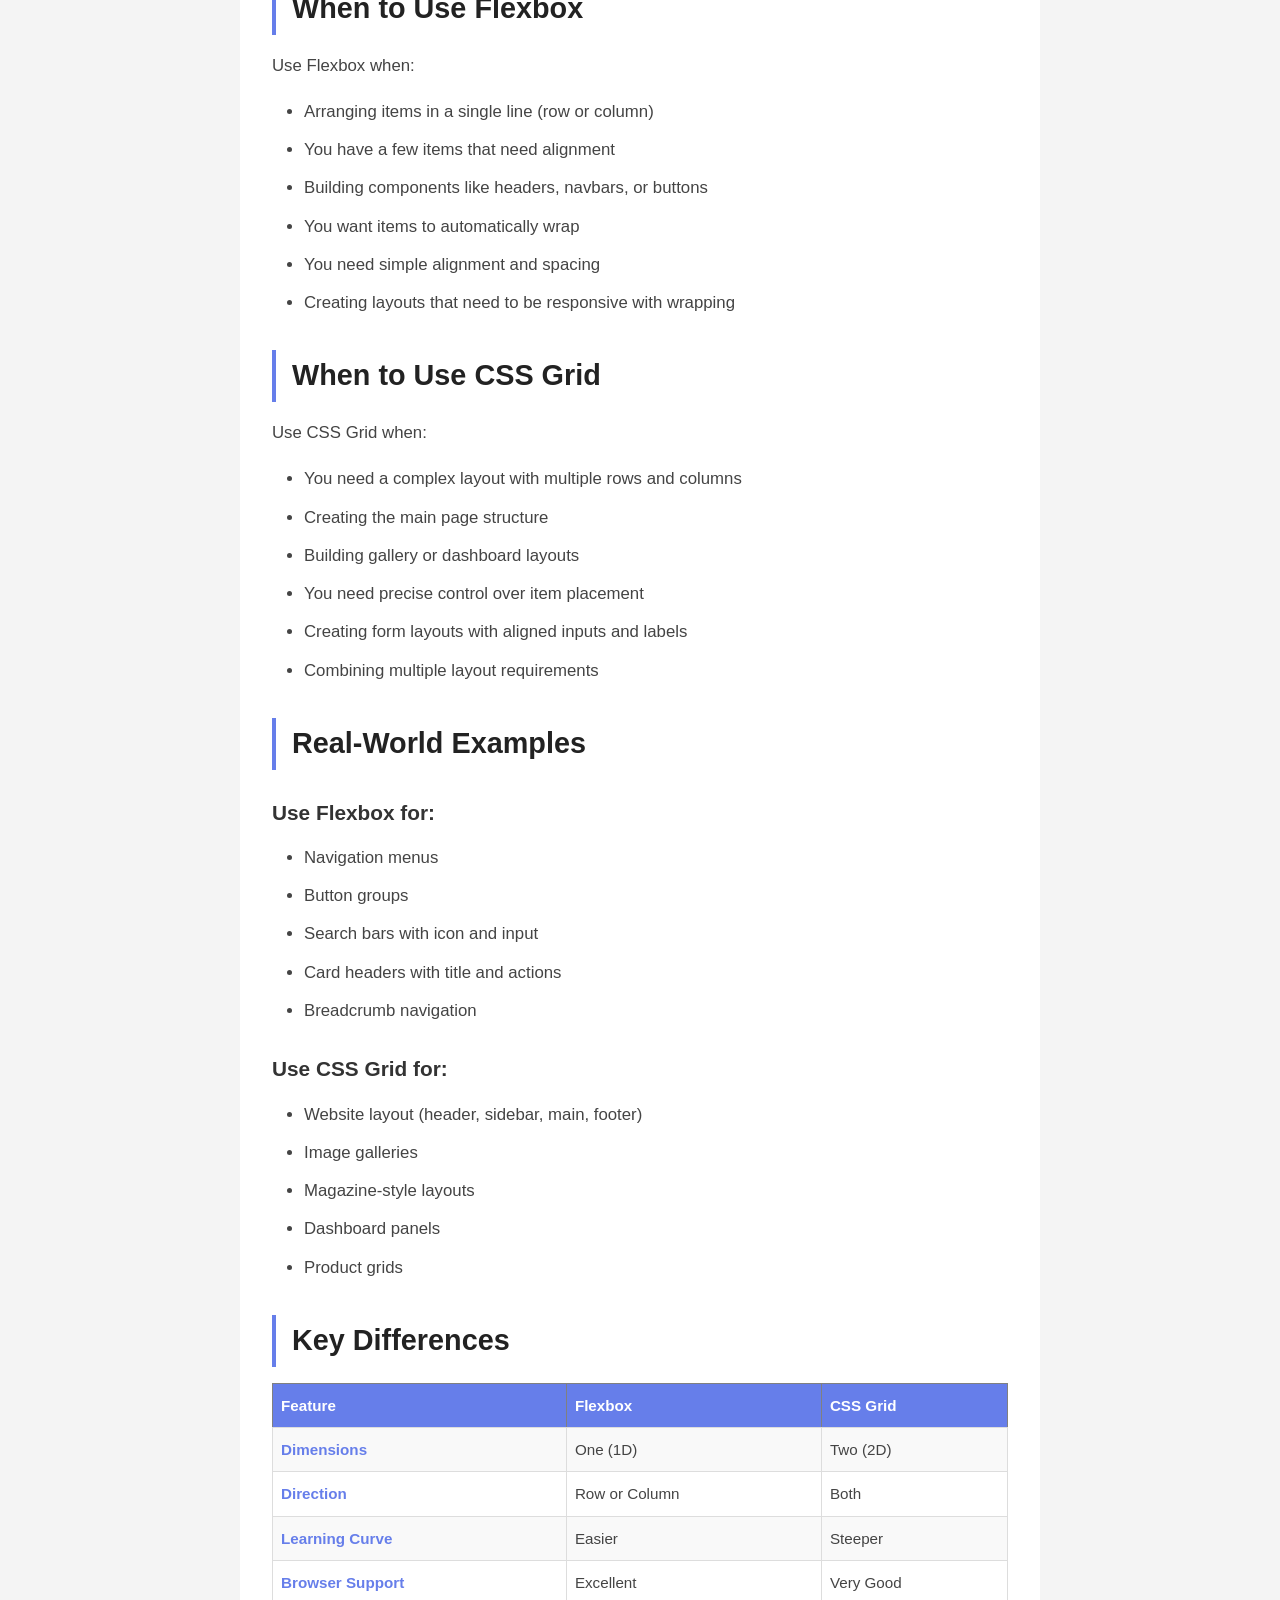
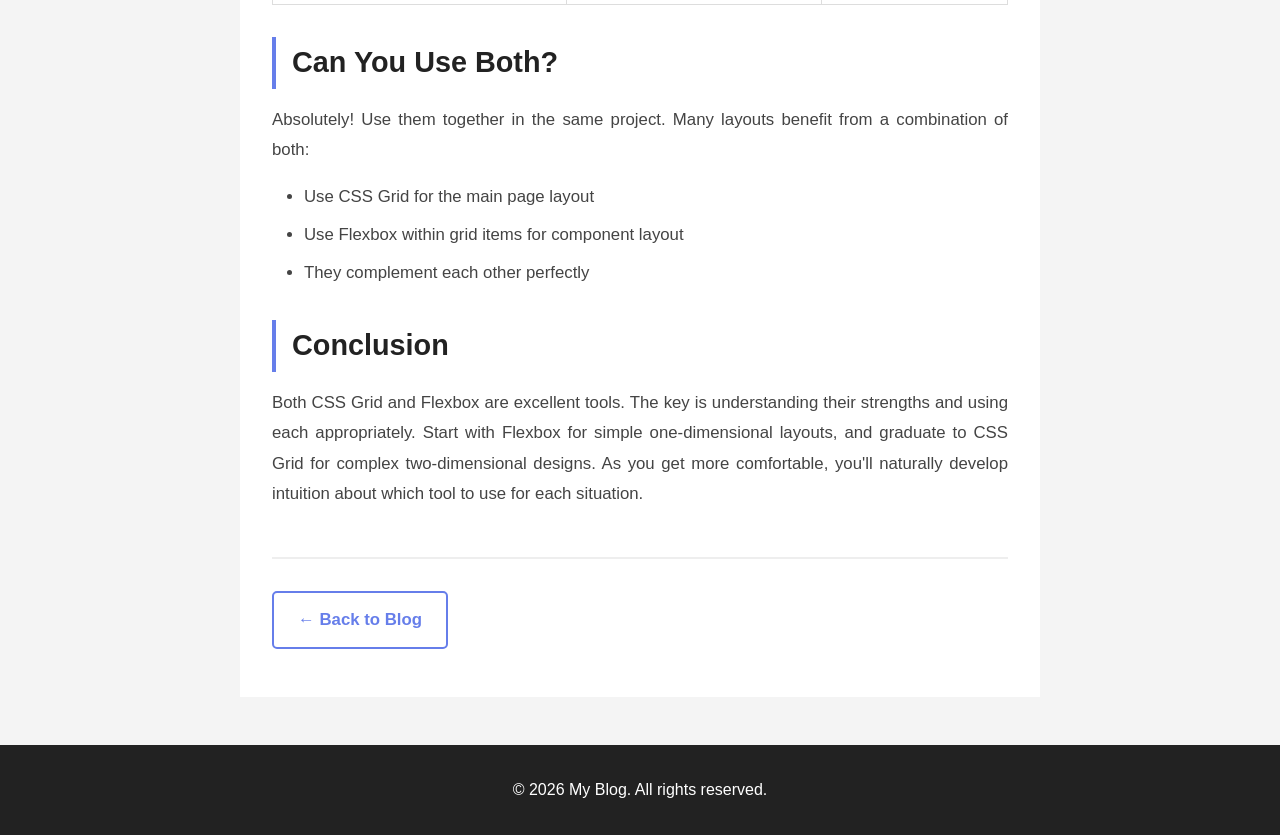
<file: src/blog/article4.html>
<!DOCTYPE html>
<html lang="en">

<head>
    <meta charset="UTF-8">
    <meta name="viewport" content="width=device-width, initial-scale=1.0">
    <title>CSS Grid vs Flexbox: When to Use What - Blog</title>
    <link rel="stylesheet" href="../blog.css">
    <link rel="stylesheet" href="../article.css">
</head>

<body>
    <nav class="navbar">
        <div class="nav-container">
            <div class="logo"><a href="../index.html">Home</a></div>
            <ul class="nav-links">
                <li><a href="../index.html" class="nav-link">Home</a></li>
                <li><a href="../blog.html" class="nav-link active">Blog</a></li>
                <li><a href="#contact" class="nav-link">Contact</a></li>
            </ul>
        </div>
    </nav>

    <article class="article-container">
        <header class="article-header">
            <div class="article-meta">
                <span class="article-date">March 10, 2026</span>
                <span class="article-category">Tips & Tricks</span>
                <span class="article-read-time">6 min read</span>
            </div>
            <h1 class="article-title">CSS Grid vs Flexbox: When to Use What</h1>
            <p class="article-description">Master the differences between these two powerful CSS layout tools</p>
        </header>

        <div class="article-image" style="background: linear-gradient(135deg, #43e97b 0%, #38f9d7 100%);"></div>

        <div class="article-content">
            <h2>Introduction</h2>
            <p>CSS Grid and Flexbox are two powerful layout systems in modern CSS. Both can solve layout problems, but they're designed with different purposes in mind. Understanding when to use each one is crucial for writing efficient CSS.</p>

            <h2>Flexbox Basics</h2>
            <p>Flexbox is designed for one-dimensional layouts—either rows or columns:</p>
            <ul>
                <li>Works in a single direction (horizontal or vertical)</li>
                <li>Perfect for components with a few items</li>
                <li>Great for navigation menus, toolbars, and buttons</li>
                <li>Automatically handles alignment and spacing</li>
            </ul>

            <h2>CSS Grid Basics</h2>
            <p>CSS Grid is for two-dimensional layouts—both rows and columns simultaneously:</p>
            <ul>
                <li>Works in two dimensions</li>
                <li>Perfect for page layouts and complex designs</li>
                <li>Great for gallery layouts, form layouts, and website structure</li>
                <li>Provides precise control over positioning</li>
            </ul>

            <h2>When to Use Flexbox</h2>
            <p>Use Flexbox when:</p>
            <ul>
                <li>Arranging items in a single line (row or column)</li>
                <li>You have a few items that need alignment</li>
                <li>Building components like headers, navbars, or buttons</li>
                <li>You want items to automatically wrap</li>
                <li>You need simple alignment and spacing</li>
                <li>Creating layouts that need to be responsive with wrapping</li>
            </ul>

            <h2>When to Use CSS Grid</h2>
            <p>Use CSS Grid when:</p>
            <ul>
                <li>You need a complex layout with multiple rows and columns</li>
                <li>Creating the main page structure</li>
                <li>Building gallery or dashboard layouts</li>
                <li>You need precise control over item placement</li>
                <li>Creating form layouts with aligned inputs and labels</li>
                <li>Combining multiple layout requirements</li>
            </ul>

            <h2>Real-World Examples</h2>
            <h3>Use Flexbox for:</h3>
            <ul>
                <li>Navigation menus</li>
                <li>Button groups</li>
                <li>Search bars with icon and input</li>
                <li>Card headers with title and actions</li>
                <li>Breadcrumb navigation</li>
            </ul>

            <h3>Use CSS Grid for:</h3>
            <ul>
                <li>Website layout (header, sidebar, main, footer)</li>
                <li>Image galleries</li>
                <li>Magazine-style layouts</li>
                <li>Dashboard panels</li>
                <li>Product grids</li>
            </ul>

            <h2>Key Differences</h2>
            <table border="1" style="width: 100%; border-collapse: collapse; margin: 1rem 0;">
                <tr style="background: #f0f0f0;">
                    <th style="padding: 0.5rem; text-align: left;">Feature</th>
                    <th style="padding: 0.5rem; text-align: left;">Flexbox</th>
                    <th style="padding: 0.5rem; text-align: left;">CSS Grid</th>
                </tr>
                <tr>
                    <td style="padding: 0.5rem; border: 1px solid #ddd;"><strong>Dimensions</strong></td>
                    <td style="padding: 0.5rem; border: 1px solid #ddd;">One (1D)</td>
                    <td style="padding: 0.5rem; border: 1px solid #ddd;">Two (2D)</td>
                </tr>
                <tr>
                    <td style="padding: 0.5rem; border: 1px solid #ddd;"><strong>Direction</strong></td>
                    <td style="padding: 0.5rem; border: 1px solid #ddd;">Row or Column</td>
                    <td style="padding: 0.5rem; border: 1px solid #ddd;">Both</td>
                </tr>
                <tr>
                    <td style="padding: 0.5rem; border: 1px solid #ddd;"><strong>Learning Curve</strong></td>
                    <td style="padding: 0.5rem; border: 1px solid #ddd;">Easier</td>
                    <td style="padding: 0.5rem; border: 1px solid #ddd;">Steeper</td>
                </tr>
                <tr>
                    <td style="padding: 0.5rem; border: 1px solid #ddd;"><strong>Browser Support</strong></td>
                    <td style="padding: 0.5rem; border: 1px solid #ddd;">Excellent</td>
                    <td style="padding: 0.5rem; border: 1px solid #ddd;">Very Good</td>
                </tr>
            </table>

            <h2>Can You Use Both?</h2>
            <p>Absolutely! Use them together in the same project. Many layouts benefit from a combination of both:</p>
            <ul>
                <li>Use CSS Grid for the main page layout</li>
                <li>Use Flexbox within grid items for component layout</li>
                <li>They complement each other perfectly</li>
            </ul>

            <h2>Conclusion</h2>
            <p>Both CSS Grid and Flexbox are excellent tools. The key is understanding their strengths and using each appropriately. Start with Flexbox for simple one-dimensional layouts, and graduate to CSS Grid for complex two-dimensional designs. As you get more comfortable, you'll naturally develop intuition about which tool to use for each situation.</p>

            <div class="article-navigation">
                <a href="../blog.html" class="back-to-blog">← Back to Blog</a>
            </div>
        </div>
    </article>

    <footer class="footer">
        <p>&copy; 2026 My Blog. All rights reserved.</p>
    </footer>
</body>

</html>
</file>
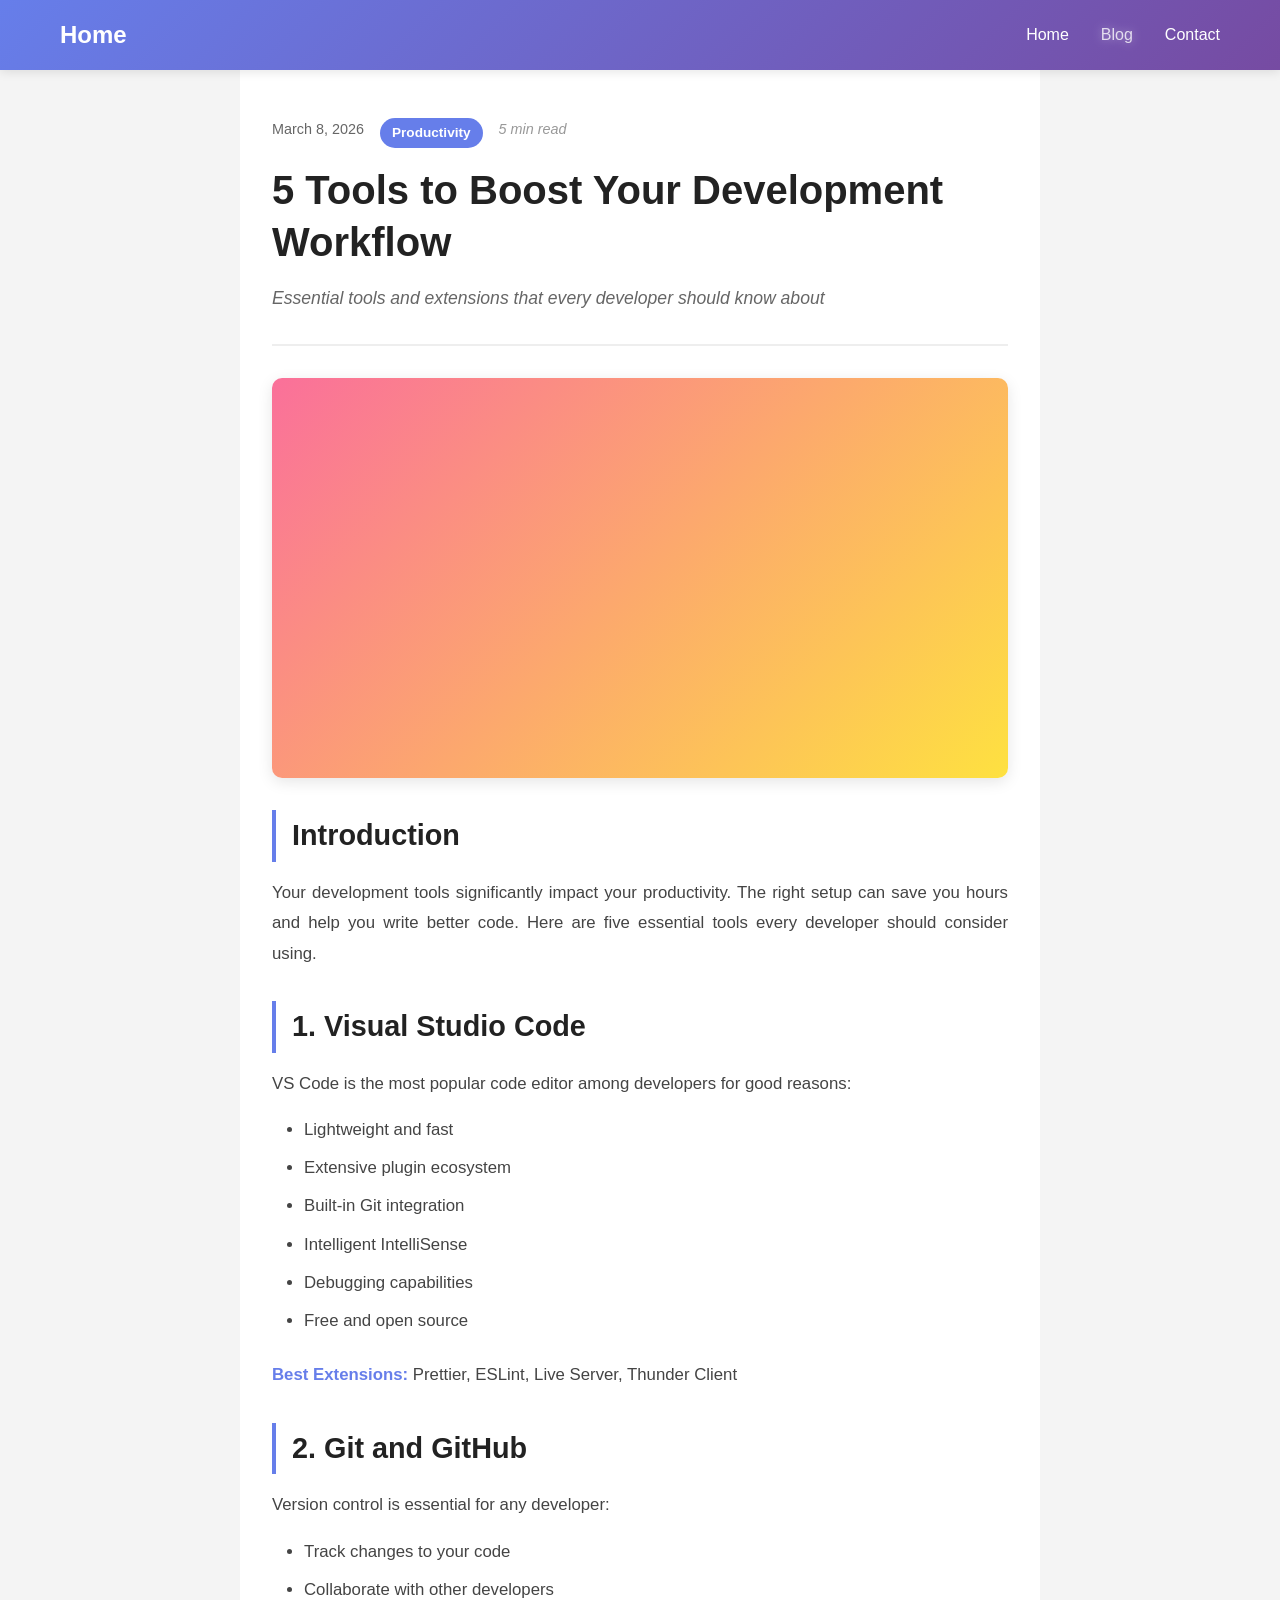
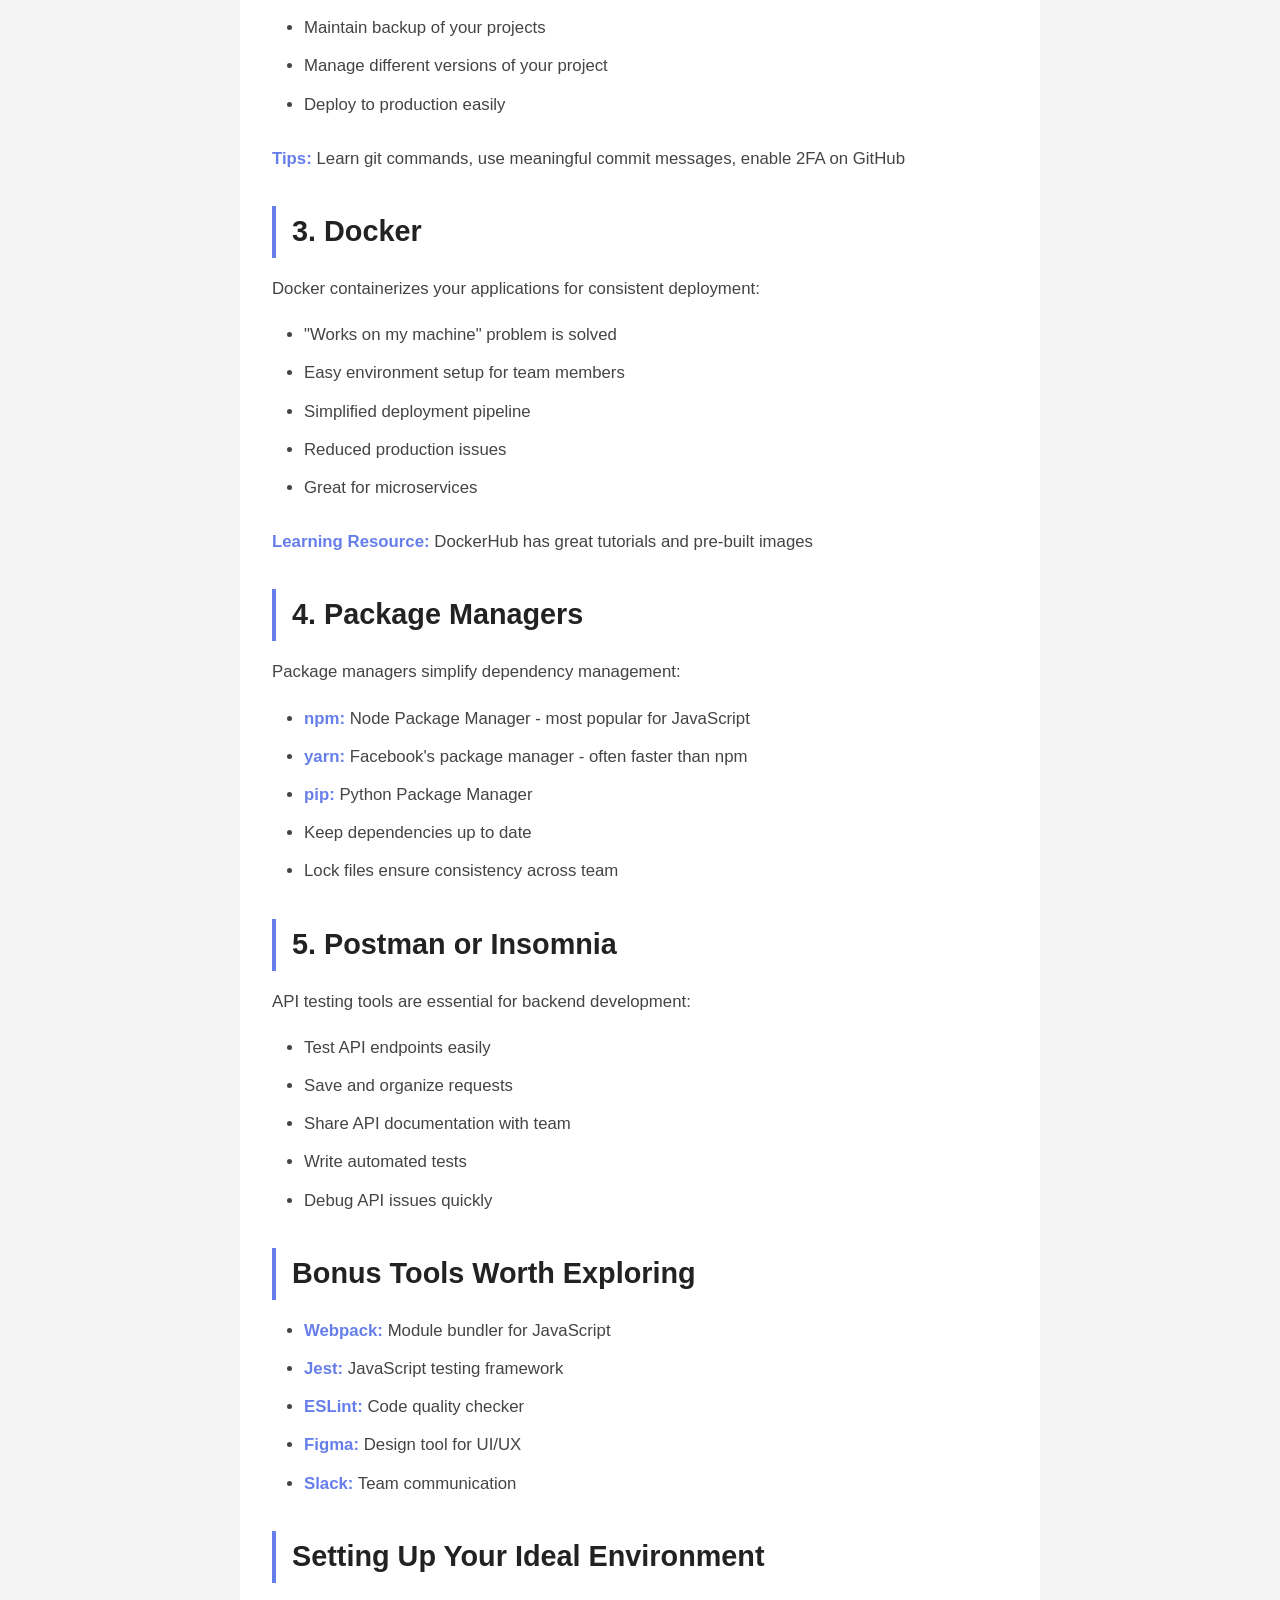
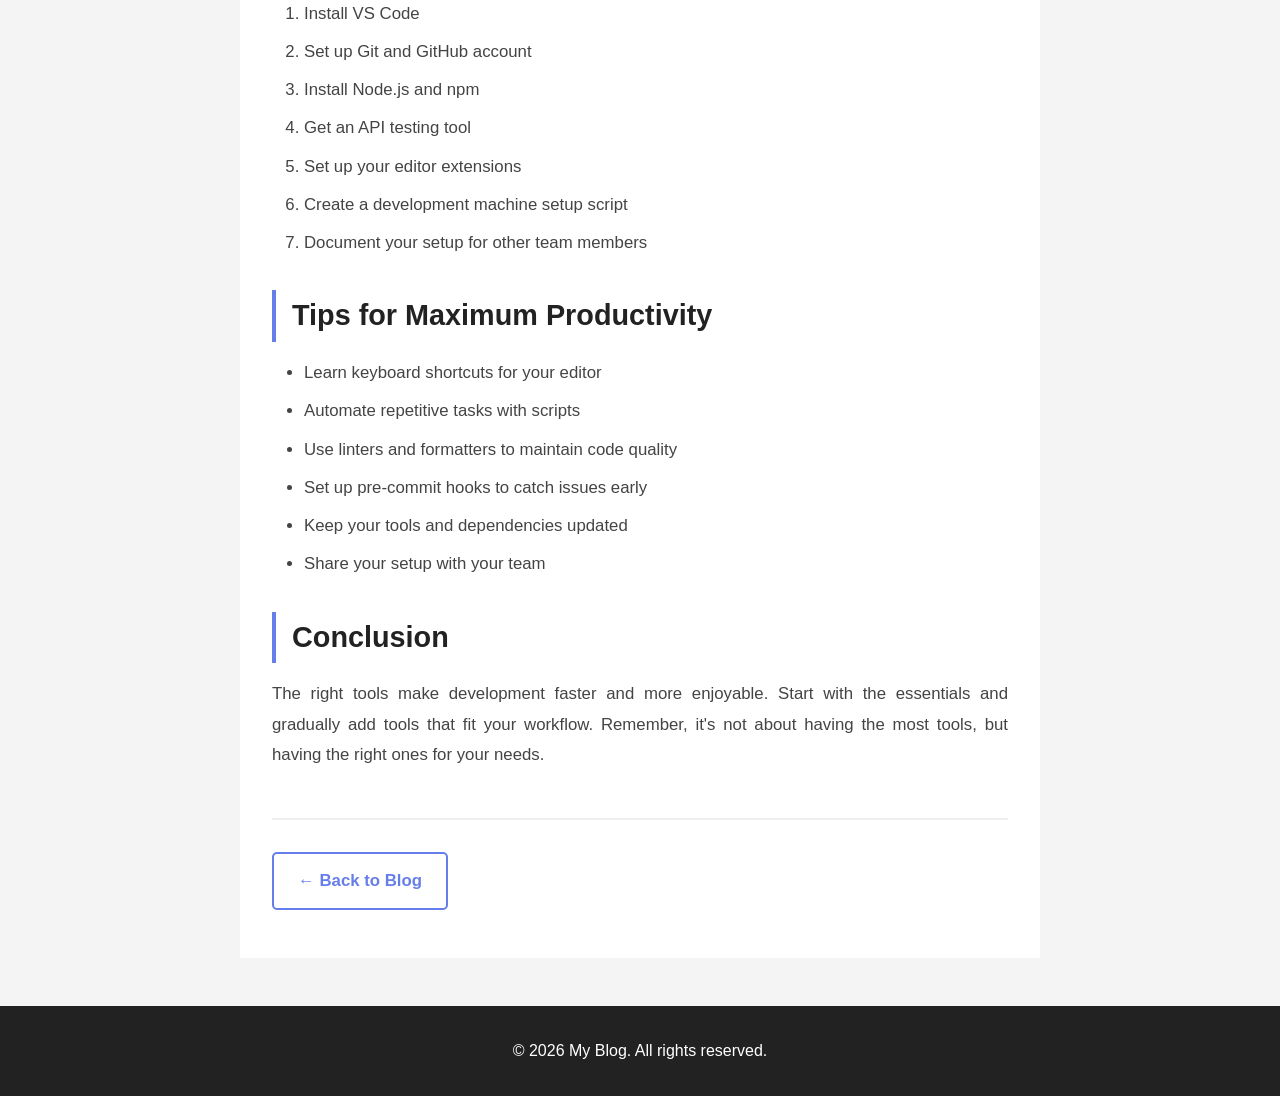
<file: src/blog/article5.html>
<!DOCTYPE html>
<html lang="en">

<head>
    <meta charset="UTF-8">
    <meta name="viewport" content="width=device-width, initial-scale=1.0">
    <title>5 Tools to Boost Your Development Workflow - Blog</title>
    <link rel="stylesheet" href="../blog.css">
    <link rel="stylesheet" href="../article.css">
</head>

<body>
    <nav class="navbar">
        <div class="nav-container">
            <div class="logo"><a href="../index.html">Home</a></div>
            <ul class="nav-links">
                <li><a href="../index.html" class="nav-link">Home</a></li>
                <li><a href="../blog.html" class="nav-link active">Blog</a></li>
                <li><a href="#contact" class="nav-link">Contact</a></li>
            </ul>
        </div>
    </nav>

    <article class="article-container">
        <header class="article-header">
            <div class="article-meta">
                <span class="article-date">March 8, 2026</span>
                <span class="article-category">Productivity</span>
                <span class="article-read-time">5 min read</span>
            </div>
            <h1 class="article-title">5 Tools to Boost Your Development Workflow</h1>
            <p class="article-description">Essential tools and extensions that every developer should know about</p>
        </header>

        <div class="article-image" style="background: linear-gradient(135deg, #fa709a 0%, #fee140 100%);"></div>

        <div class="article-content">
            <h2>Introduction</h2>
            <p>Your development tools significantly impact your productivity. The right setup can save you hours and help you write better code. Here are five essential tools every developer should consider using.</p>

            <h2>1. Visual Studio Code</h2>
            <p>VS Code is the most popular code editor among developers for good reasons:</p>
            <ul>
                <li>Lightweight and fast</li>
                <li>Extensive plugin ecosystem</li>
                <li>Built-in Git integration</li>
                <li>Intelligent IntelliSense</li>
                <li>Debugging capabilities</li>
                <li>Free and open source</li>
            </ul>
            <p><strong>Best Extensions:</strong> Prettier, ESLint, Live Server, Thunder Client</p>

            <h2>2. Git and GitHub</h2>
            <p>Version control is essential for any developer:</p>
            <ul>
                <li>Track changes to your code</li>
                <li>Collaborate with other developers</li>
                <li>Maintain backup of your projects</li>
                <li>Manage different versions of your project</li>
                <li>Deploy to production easily</li>
            </ul>
            <p><strong>Tips:</strong> Learn git commands, use meaningful commit messages, enable 2FA on GitHub</p>

            <h2>3. Docker</h2>
            <p>Docker containerizes your applications for consistent deployment:</p>
            <ul>
                <li>"Works on my machine" problem is solved</li>
                <li>Easy environment setup for team members</li>
                <li>Simplified deployment pipeline</li>
                <li>Reduced production issues</li>
                <li>Great for microservices</li>
            </ul>
            <p><strong>Learning Resource:</strong> DockerHub has great tutorials and pre-built images</p>

            <h2>4. Package Managers</h2>
            <p>Package managers simplify dependency management:</p>
            <ul>
                <li><strong>npm:</strong> Node Package Manager - most popular for JavaScript</li>
                <li><strong>yarn:</strong> Facebook's package manager - often faster than npm</li>
                <li><strong>pip:</strong> Python Package Manager</li>
                <li>Keep dependencies up to date</li>
                <li>Lock files ensure consistency across team</li>
            </ul>

            <h2>5. Postman or Insomnia</h2>
            <p>API testing tools are essential for backend development:</p>
            <ul>
                <li>Test API endpoints easily</li>
                <li>Save and organize requests</li>
                <li>Share API documentation with team</li>
                <li>Write automated tests</li>
                <li>Debug API issues quickly</li>
            </ul>

            <h2>Bonus Tools Worth Exploring</h2>
            <ul>
                <li><strong>Webpack:</strong> Module bundler for JavaScript</li>
                <li><strong>Jest:</strong> JavaScript testing framework</li>
                <li><strong>ESLint:</strong> Code quality checker</li>
                <li><strong>Figma:</strong> Design tool for UI/UX</li>
                <li><strong>Slack:</strong> Team communication</li>
            </ul>

            <h2>Setting Up Your Ideal Environment</h2>
            <ol>
                <li>Install VS Code</li>
                <li>Set up Git and GitHub account</li>
                <li>Install Node.js and npm</li>
                <li>Get an API testing tool</li>
                <li>Set up your editor extensions</li>
                <li>Create a development machine setup script</li>
                <li>Document your setup for other team members</li>
            </ol>

            <h2>Tips for Maximum Productivity</h2>
            <ul>
                <li>Learn keyboard shortcuts for your editor</li>
                <li>Automate repetitive tasks with scripts</li>
                <li>Use linters and formatters to maintain code quality</li>
                <li>Set up pre-commit hooks to catch issues early</li>
                <li>Keep your tools and dependencies updated</li>
                <li>Share your setup with your team</li>
            </ul>

            <h2>Conclusion</h2>
            <p>The right tools make development faster and more enjoyable. Start with the essentials and gradually add tools that fit your workflow. Remember, it's not about having the most tools, but having the right ones for your needs.</p>

            <div class="article-navigation">
                <a href="../blog.html" class="back-to-blog">← Back to Blog</a>
            </div>
        </div>
    </article>

    <footer class="footer">
        <p>&copy; 2026 My Blog. All rights reserved.</p>
    </footer>
</body>

</html>
</file>
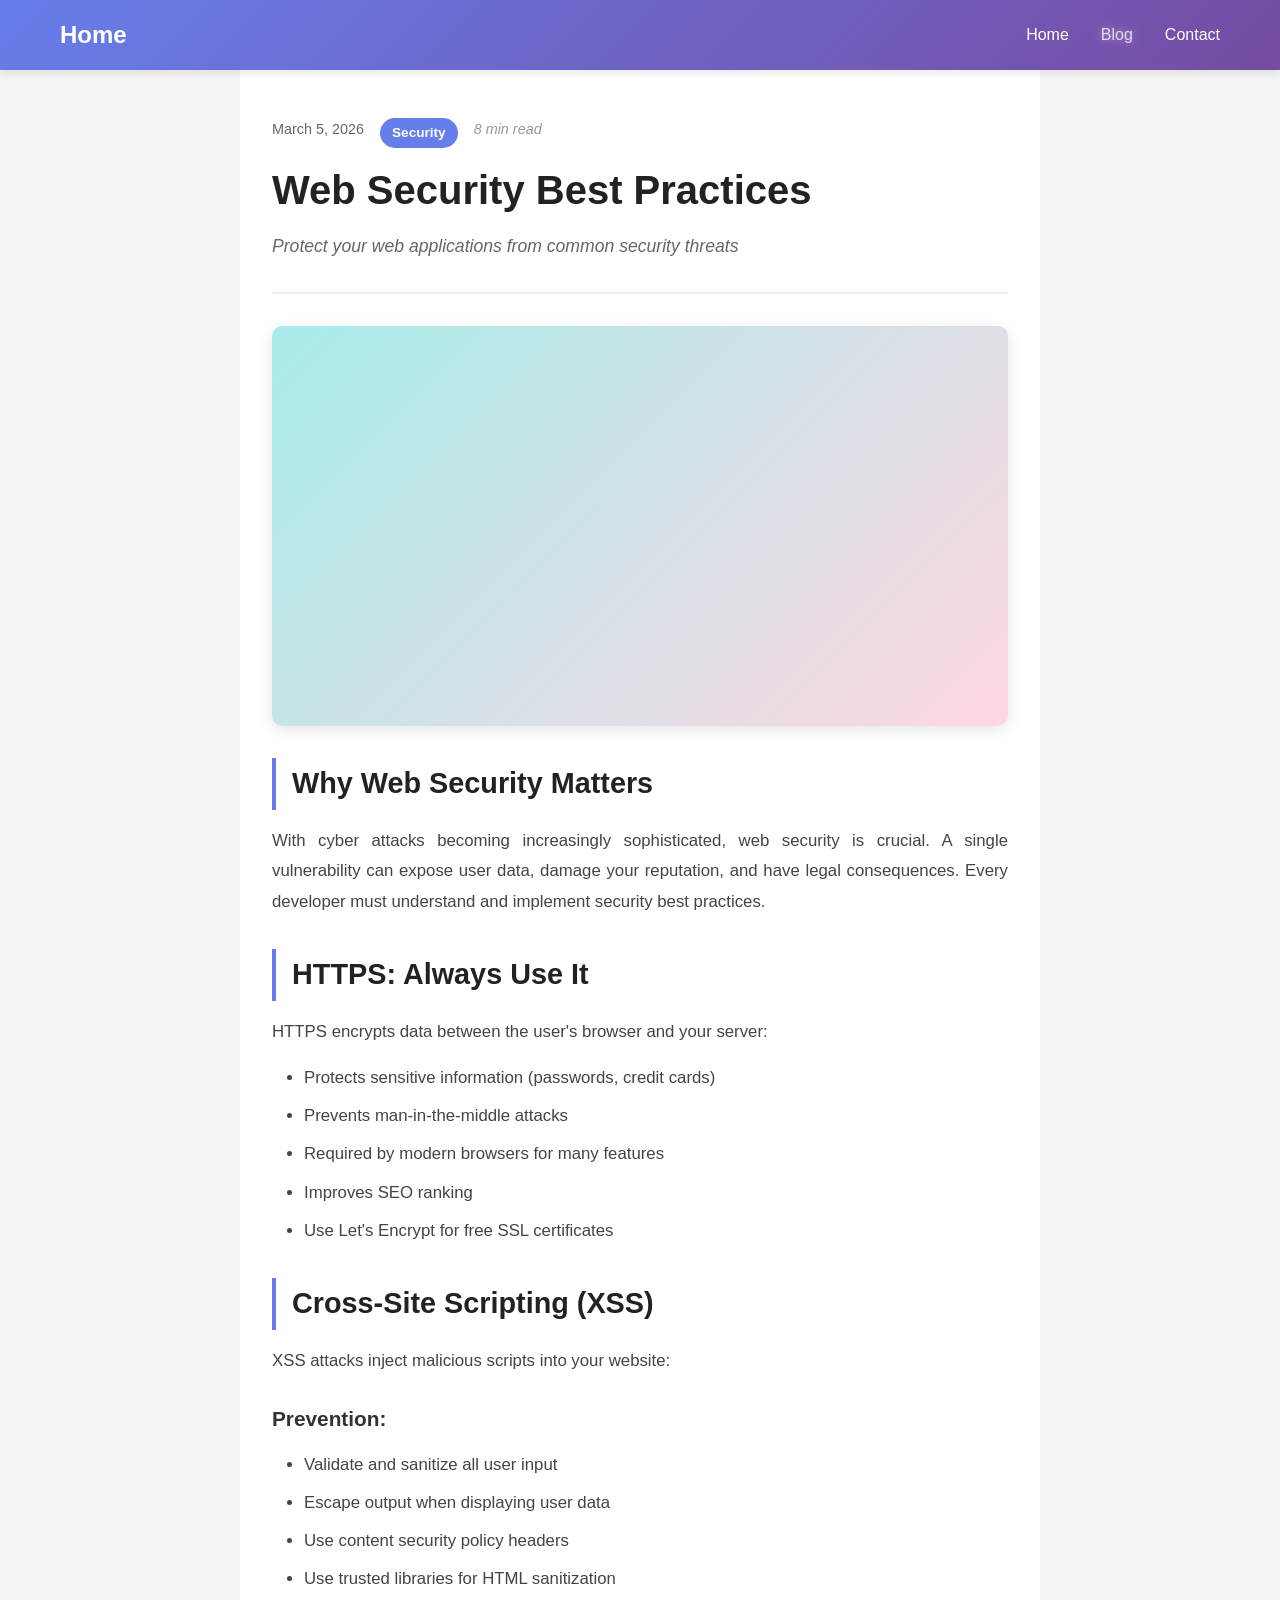
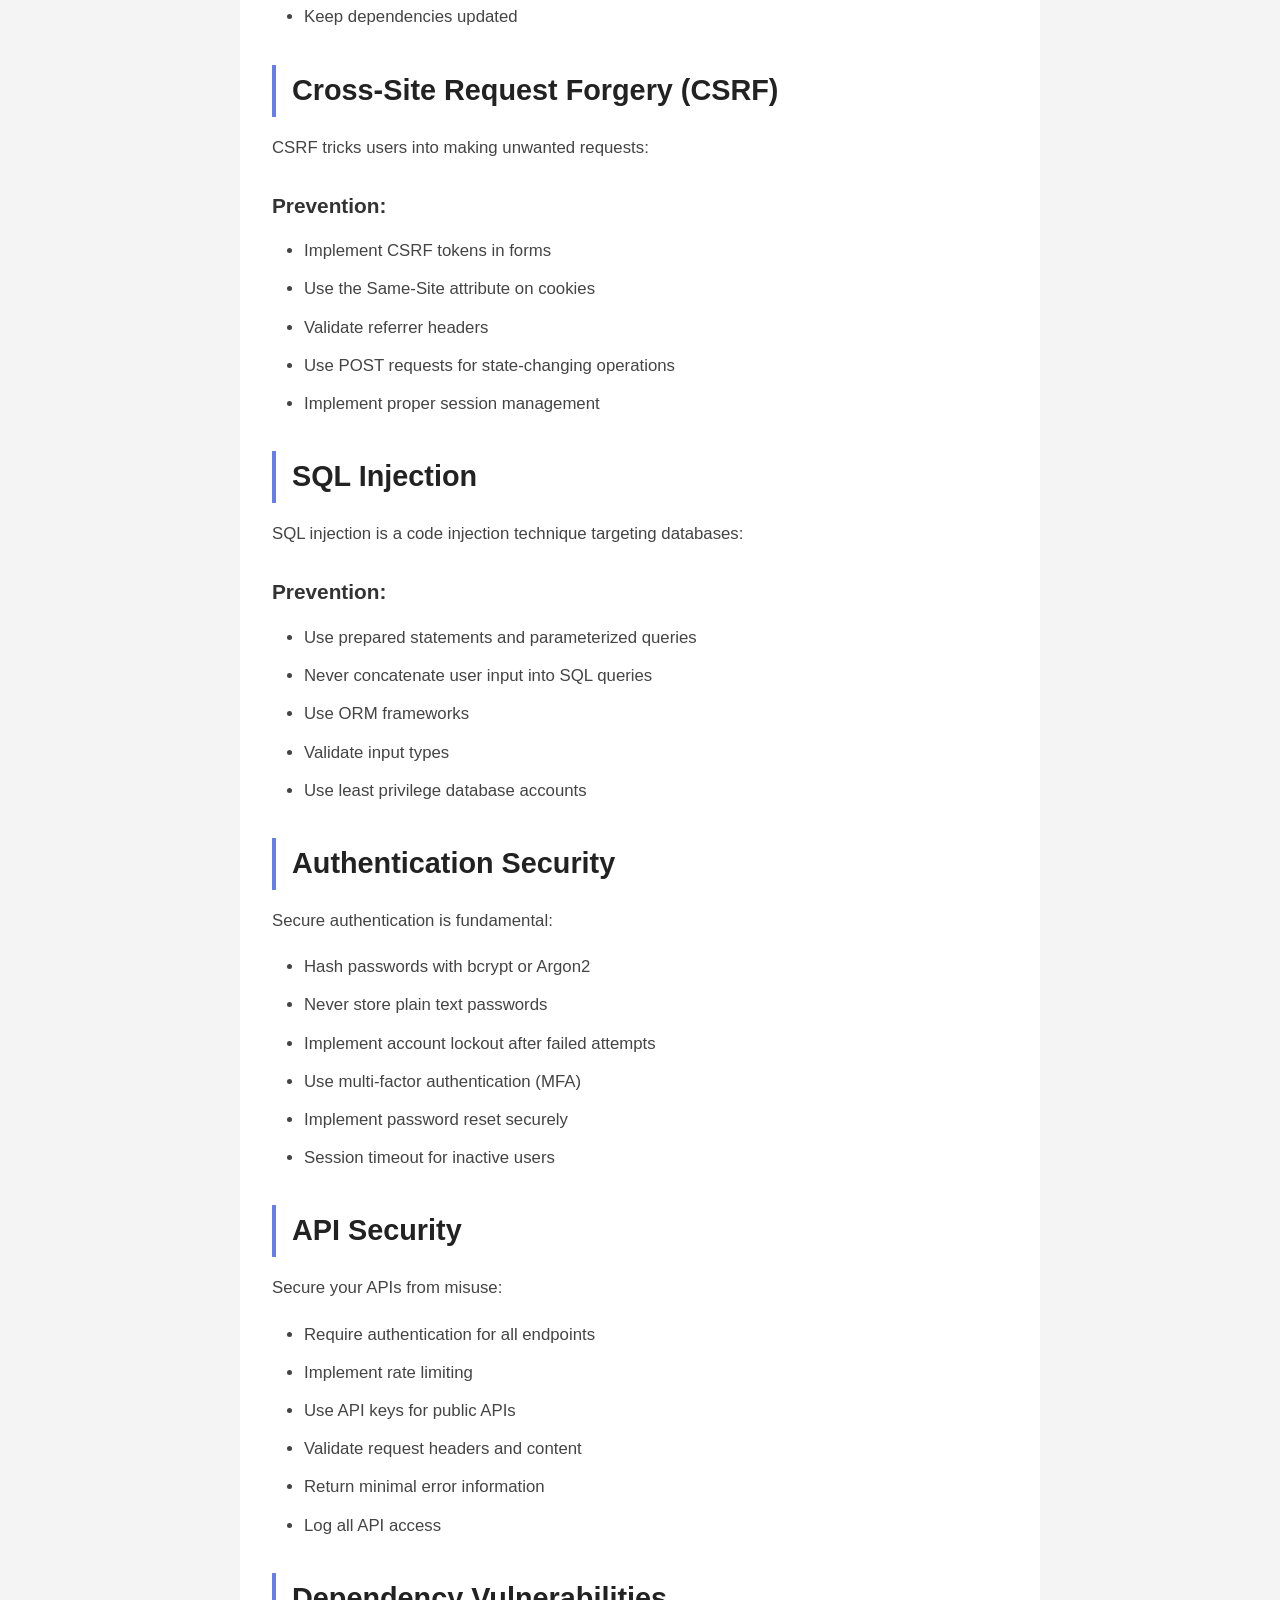
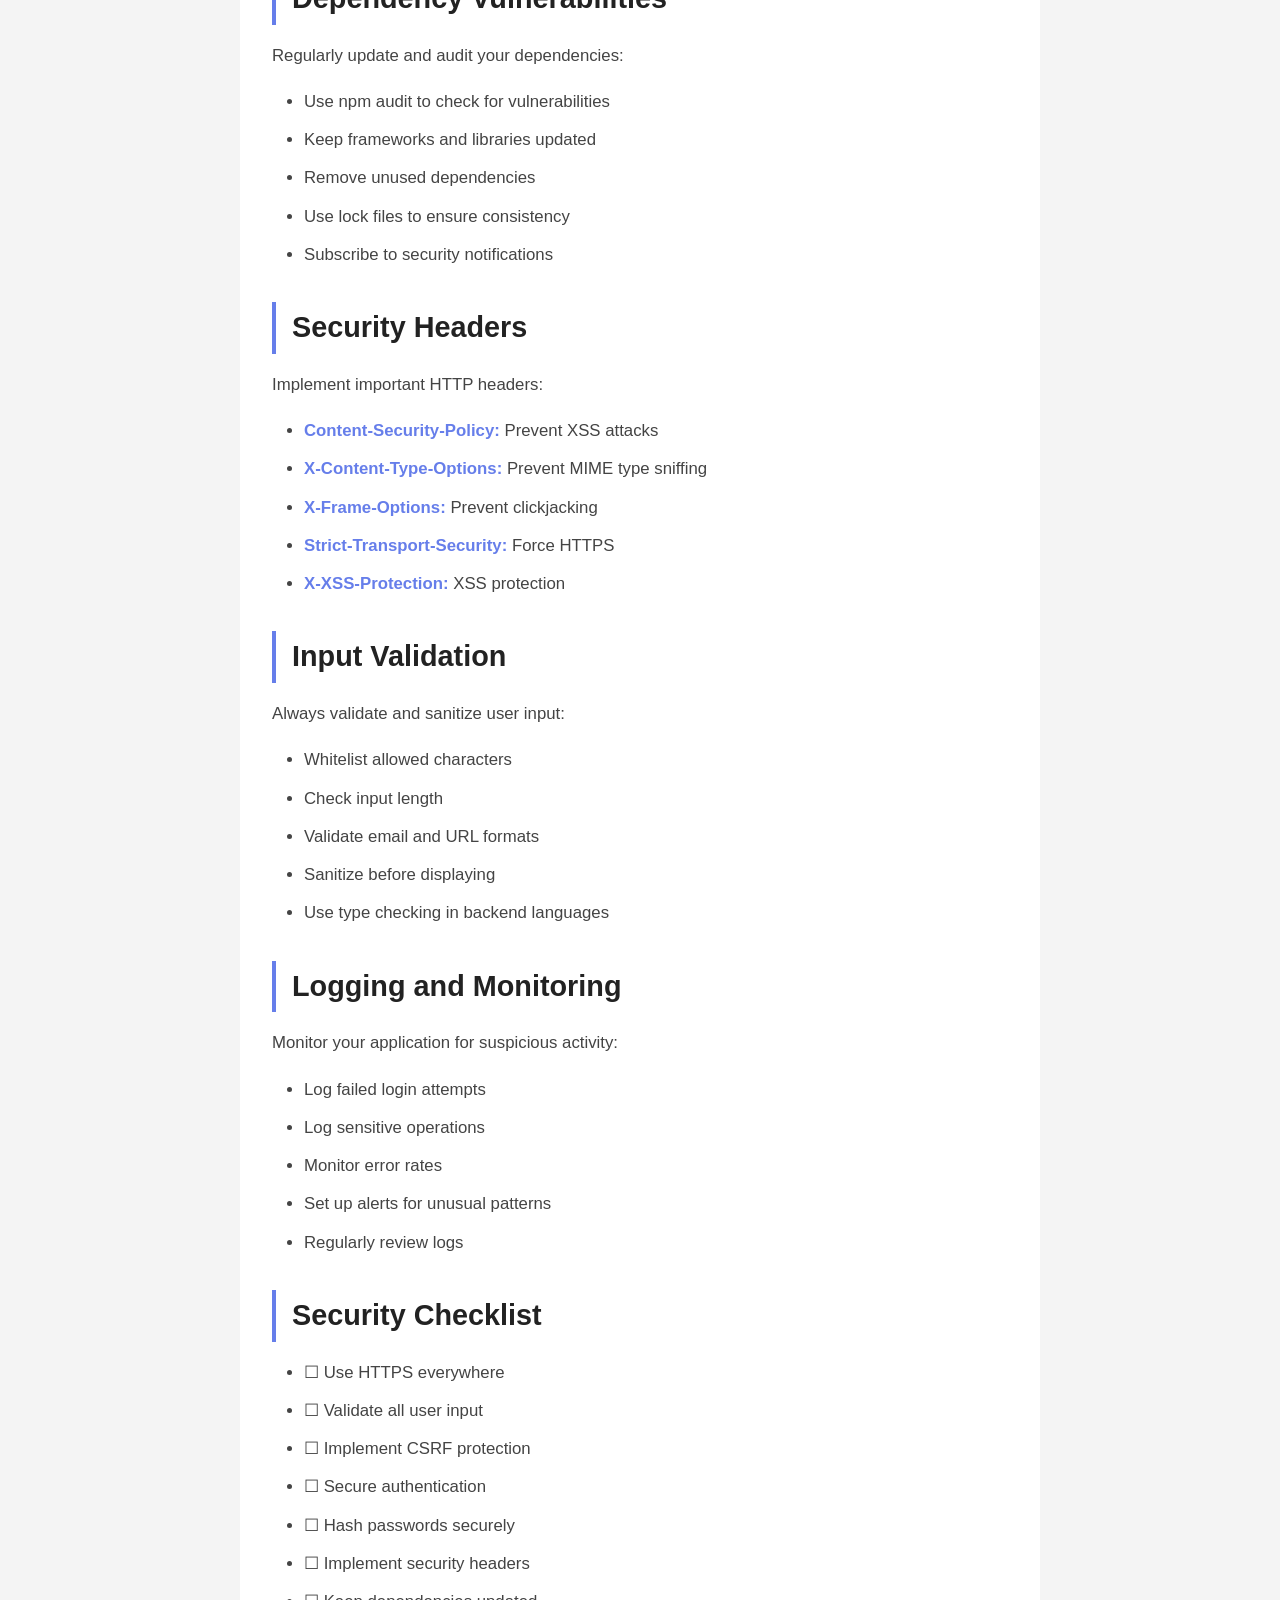
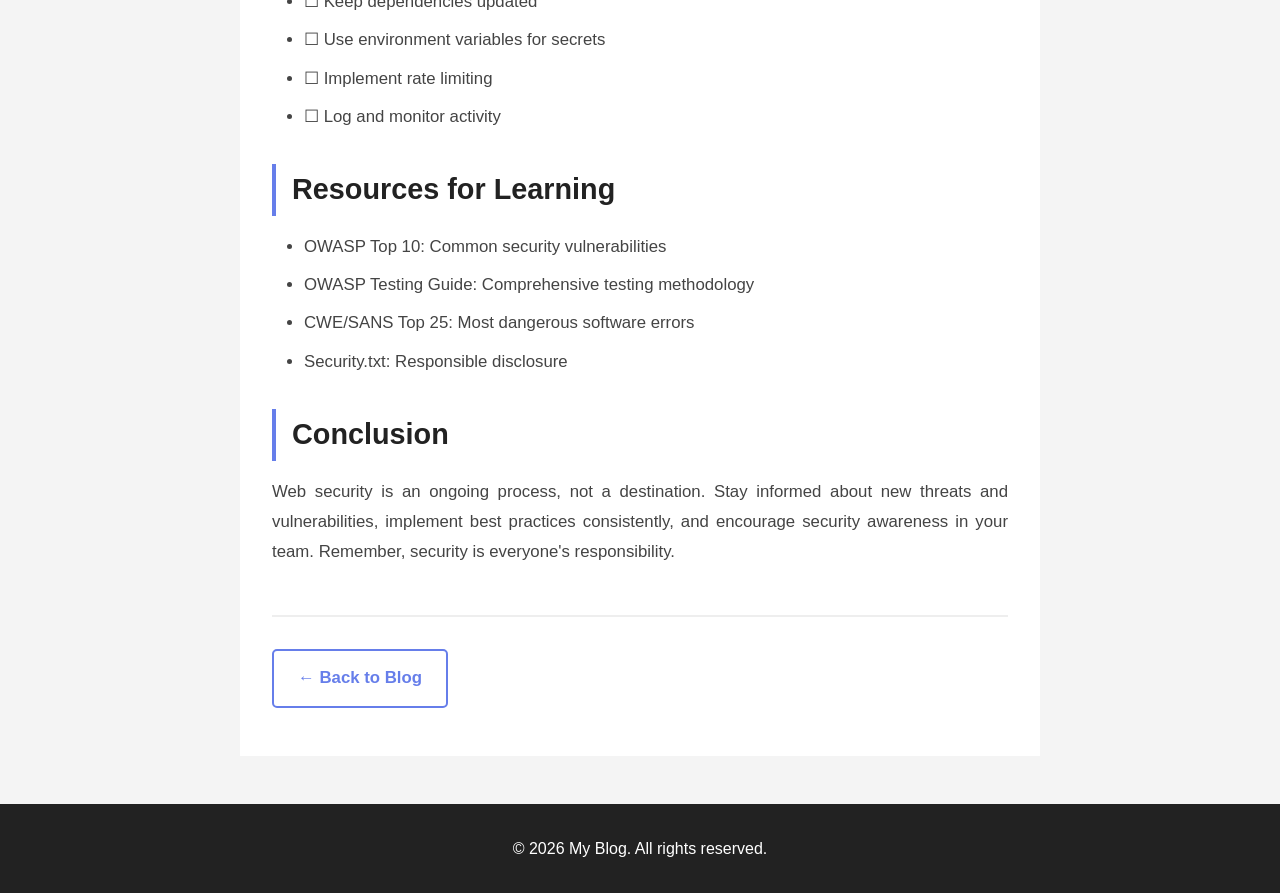
<file: src/blog/article6.html>
<!DOCTYPE html>
<html lang="en">

<head>
    <meta charset="UTF-8">
    <meta name="viewport" content="width=device-width, initial-scale=1.0">
    <title>Web Security Best Practices - Blog</title>
    <link rel="stylesheet" href="../blog.css">
    <link rel="stylesheet" href="../article.css">
</head>

<body>
    <nav class="navbar">
        <div class="nav-container">
            <div class="logo"><a href="../index.html">Home</a></div>
            <ul class="nav-links">
                <li><a href="../index.html" class="nav-link">Home</a></li>
                <li><a href="../blog.html" class="nav-link active">Blog</a></li>
                <li><a href="#contact" class="nav-link">Contact</a></li>
            </ul>
        </div>
    </nav>

    <article class="article-container">
        <header class="article-header">
            <div class="article-meta">
                <span class="article-date">March 5, 2026</span>
                <span class="article-category">Security</span>
                <span class="article-read-time">8 min read</span>
            </div>
            <h1 class="article-title">Web Security Best Practices</h1>
            <p class="article-description">Protect your web applications from common security threats</p>
        </header>

        <div class="article-image" style="background: linear-gradient(135deg, #a8edea 0%, #fed6e3 100%);"></div>

        <div class="article-content">
            <h2>Why Web Security Matters</h2>
            <p>With cyber attacks becoming increasingly sophisticated, web security is crucial. A single vulnerability can expose user data, damage your reputation, and have legal consequences. Every developer must understand and implement security best practices.</p>

            <h2>HTTPS: Always Use It</h2>
            <p>HTTPS encrypts data between the user's browser and your server:</p>
            <ul>
                <li>Protects sensitive information (passwords, credit cards)</li>
                <li>Prevents man-in-the-middle attacks</li>
                <li>Required by modern browsers for many features</li>
                <li>Improves SEO ranking</li>
                <li>Use Let's Encrypt for free SSL certificates</li>
            </ul>

            <h2>Cross-Site Scripting (XSS)</h2>
            <p>XSS attacks inject malicious scripts into your website:</p>
            <h3>Prevention:</h3>
            <ul>
                <li>Validate and sanitize all user input</li>
                <li>Escape output when displaying user data</li>
                <li>Use content security policy headers</li>
                <li>Use trusted libraries for HTML sanitization</li>
                <li>Keep dependencies updated</li>
            </ul>

            <h2>Cross-Site Request Forgery (CSRF)</h2>
            <p>CSRF tricks users into making unwanted requests:</p>
            <h3>Prevention:</h3>
            <ul>
                <li>Implement CSRF tokens in forms</li>
                <li>Use the Same-Site attribute on cookies</li>
                <li>Validate referrer headers</li>
                <li>Use POST requests for state-changing operations</li>
                <li>Implement proper session management</li>
            </ul>

            <h2>SQL Injection</h2>
            <p>SQL injection is a code injection technique targeting databases:</p>
            <h3>Prevention:</h3>
            <ul>
                <li>Use prepared statements and parameterized queries</li>
                <li>Never concatenate user input into SQL queries</li>
                <li>Use ORM frameworks</li>
                <li>Validate input types</li>
                <li>Use least privilege database accounts</li>
            </ul>

            <h2>Authentication Security</h2>
            <p>Secure authentication is fundamental:</p>
            <ul>
                <li>Hash passwords with bcrypt or Argon2</li>
                <li>Never store plain text passwords</li>
                <li>Implement account lockout after failed attempts</li>
                <li>Use multi-factor authentication (MFA)</li>
                <li>Implement password reset securely</li>
                <li>Session timeout for inactive users</li>
            </ul>

            <h2>API Security</h2>
            <p>Secure your APIs from misuse:</p>
            <ul>
                <li>Require authentication for all endpoints</li>
                <li>Implement rate limiting</li>
                <li>Use API keys for public APIs</li>
                <li>Validate request headers and content</li>
                <li>Return minimal error information</li>
                <li>Log all API access</li>
            </ul>

            <h2>Dependency Vulnerabilities</h2>
            <p>Regularly update and audit your dependencies:</p>
            <ul>
                <li>Use npm audit to check for vulnerabilities</li>
                <li>Keep frameworks and libraries updated</li>
                <li>Remove unused dependencies</li>
                <li>Use lock files to ensure consistency</li>
                <li>Subscribe to security notifications</li>
            </ul>

            <h2>Security Headers</h2>
            <p>Implement important HTTP headers:</p>
            <ul>
                <li><strong>Content-Security-Policy:</strong> Prevent XSS attacks</li>
                <li><strong>X-Content-Type-Options:</strong> Prevent MIME type sniffing</li>
                <li><strong>X-Frame-Options:</strong> Prevent clickjacking</li>
                <li><strong>Strict-Transport-Security:</strong> Force HTTPS</li>
                <li><strong>X-XSS-Protection:</strong> XSS protection</li>
            </ul>

            <h2>Input Validation</h2>
            <p>Always validate and sanitize user input:</p>
            <ul>
                <li>Whitelist allowed characters</li>
                <li>Check input length</li>
                <li>Validate email and URL formats</li>
                <li>Sanitize before displaying</li>
                <li>Use type checking in backend languages</li>
            </ul>

            <h2>Logging and Monitoring</h2>
            <p>Monitor your application for suspicious activity:</p>
            <ul>
                <li>Log failed login attempts</li>
                <li>Log sensitive operations</li>
                <li>Monitor error rates</li>
                <li>Set up alerts for unusual patterns</li>
                <li>Regularly review logs</li>
            </ul>

            <h2>Security Checklist</h2>
            <ul>
                <li>☐ Use HTTPS everywhere</li>
                <li>☐ Validate all user input</li>
                <li>☐ Implement CSRF protection</li>
                <li>☐ Secure authentication</li>
                <li>☐ Hash passwords securely</li>
                <li>☐ Implement security headers</li>
                <li>☐ Keep dependencies updated</li>
                <li>☐ Use environment variables for secrets</li>
                <li>☐ Implement rate limiting</li>
                <li>☐ Log and monitor activity</li>
            </ul>

            <h2>Resources for Learning</h2>
            <ul>
                <li>OWASP Top 10: Common security vulnerabilities</li>
                <li>OWASP Testing Guide: Comprehensive testing methodology</li>
                <li>CWE/SANS Top 25: Most dangerous software errors</li>
                <li>Security.txt: Responsible disclosure</li>
            </ul>

            <h2>Conclusion</h2>
            <p>Web security is an ongoing process, not a destination. Stay informed about new threats and vulnerabilities, implement best practices consistently, and encourage security awareness in your team. Remember, security is everyone's responsibility.</p>

            <div class="article-navigation">
                <a href="../blog.html" class="back-to-blog">← Back to Blog</a>
            </div>
        </div>
    </article>

    <footer class="footer">
        <p>&copy; 2026 My Blog. All rights reserved.</p>
    </footer>
</body>

</html>
</file>
<file: src/blog.css>
/* General Styles */
* {
    margin: 0;
    padding: 0;
    box-sizing: border-box;
}

body {
    font-family: 'Segoe UI', Tahoma, Geneva, Verdana, sans-serif;
    line-height: 1.6;
    color: #333;
    background-color: #f4f4f4;
}

a {
    text-decoration: none;
    color: inherit;
}

/* Navigation Bar */
.navbar {
    background: linear-gradient(135deg, #667eea 0%, #764ba2 100%);
    padding: 1rem 0;
    position: sticky;
    top: 0;
    z-index: 100;
    box-shadow: 0 2px 10px rgba(0, 0, 0, 0.1);
}

.nav-container {
    max-width: 1200px;
    margin: 0 auto;
    padding: 0 20px;
    display: flex;
    justify-content: space-between;
    align-items: center;
}

.logo a {
    color: white;
    font-size: 1.5rem;
    font-weight: bold;
    transition: transform 0.3s ease;
}

.logo a:hover {
    transform: scale(1.05);
}

.nav-links {
    list-style: none;
    display: flex;
    gap: 2rem;
}

.nav-link {
    color: white;
    font-size: 1rem;
    transition: opacity 0.3s ease, text-shadow 0.3s ease;
}

.nav-link:hover,
.nav-link.active {
    text-shadow: 0 0 10px rgba(255, 255, 255, 0.5);
    opacity: 0.8;
}

/* Blog Header */
.blog-header {
    background: linear-gradient(135deg, #667eea 0%, #764ba2 100%);
    color: white;
    text-align: center;
    padding: 4rem 2rem;
    margin-bottom: 3rem;
}

.blog-header h1 {
    font-size: 3rem;
    margin-bottom: 0.5rem;
    animation: slideDown 0.6s ease;
}

.blog-header p {
    font-size: 1.2rem;
    opacity: 0.9;
    animation: slideUp 0.6s ease;
}

@keyframes slideDown {
    from {
        opacity: 0;
        transform: translateY(-20px);
    }
    to {
        opacity: 1;
        transform: translateY(0);
    }
}

@keyframes slideUp {
    from {
        opacity: 0;
        transform: translateY(20px);
    }
    to {
        opacity: 1;
        transform: translateY(0);
    }
}

/* Blog Container */
.blog-container {
    max-width: 1200px;
    margin: 0 auto;
    padding: 0 20px 3rem 20px;
}

/* Blog Grid */
.blog-grid {
    display: grid;
    grid-template-columns: repeat(auto-fill, minmax(350px, 1fr));
    gap: 2rem;
    margin-top: 2rem;
}

/* Blog Card */
.blog-card {
    background: white;
    border-radius: 10px;
    overflow: hidden;
    box-shadow: 0 4px 15px rgba(0, 0, 0, 0.1);
    transition: transform 0.3s ease, box-shadow 0.3s ease;
    display: flex;
    flex-direction: column;
    height: 100%;
}

.blog-card:hover {
    transform: translateY(-10px);
    box-shadow: 0 8px 25px rgba(0, 0, 0, 0.15);
}

/* Card Image */
.card-image {
    width: 100%;
    height: 200px;
    background-size: cover;
    background-position: center;
    transition: transform 0.3s ease;
}

.blog-card:hover .card-image {
    transform: scale(1.05);
}

/* Card Content */
.card-content {
    padding: 1.5rem;
    display: flex;
    flex-direction: column;
    flex-grow: 1;
}

/* Card Meta */
.card-meta {
    display: flex;
    gap: 1rem;
    margin-bottom: 0.5rem;
    font-size: 0.85rem;
}

.card-date {
    color: #666;
    font-weight: 500;
}

.card-category {
    background: #667eea;
    color: white;
    padding: 0.25rem 0.75rem;
    border-radius: 20px;
    font-size: 0.75rem;
    font-weight: 600;
}

/* Card Title */
.card-title {
    font-size: 1.5rem;
    margin-bottom: 1rem;
    color: #222;
    line-height: 1.4;
    transition: color 0.3s ease;
}

.blog-card:hover .card-title {
    color: #667eea;
}

/* Card Excerpt */
.card-excerpt {
    color: #666;
    font-size: 0.95rem;
    margin-bottom: 1.5rem;
    flex-grow: 1;
    line-height: 1.6;
}

/* Read More Button */
.read-more {
    display: inline-block;
    color: #667eea;
    font-weight: 600;
    padding: 0.75rem 1.5rem;
    border: 2px solid #667eea;
    border-radius: 5px;
    transition: all 0.3s ease;
    align-self: flex-start;
    cursor: pointer;
}

.read-more:hover {
    background: #667eea;
    color: white;
    transform: translateX(5px);
}

/* Footer */
.footer {
    background: #222;
    color: white;
    text-align: center;
    padding: 2rem;
    margin-top: 3rem;
}

/* Responsive Design */
@media (max-width: 768px) {
    .blog-grid {
        grid-template-columns: 1fr;
    }

    .blog-header h1 {
        font-size: 2rem;
    }

    .blog-header p {
        font-size: 1rem;
    }

    .navbar {
        padding: 0.75rem 0;
    }

    .nav-container {
        flex-direction: column;
        gap: 1rem;
    }

    .nav-links {
        gap: 1rem;
        flex-wrap: wrap;
        justify-content: center;
    }

    .nav-link {
        font-size: 0.9rem;
    }

    .card-title {
        font-size: 1.25rem;
    }

    .card-excerpt {
        font-size: 0.9rem;
    }
}

@media (max-width: 480px) {
    .blog-container {
        padding: 0 15px 2rem 15px;
    }

    .blog-header {
        padding: 2rem 1rem;
    }

    .blog-header h1 {
        font-size: 1.5rem;
    }

    .card-content {
        padding: 1rem;
    }

    .blog-grid {
        gap: 1.5rem;
    }
}
</file>
<file: src/article.css>
/* Article Page Styles */
.article-container {
    max-width: 800px;
    margin: 0 auto;
    padding: 3rem 2rem;
    background: white;
    min-height: calc(100vh - 200px);
}

.article-header {
    margin-bottom: 2rem;
    padding-bottom: 2rem;
    border-bottom: 2px solid #eee;
}

.article-meta {
    display: flex;
    flex-wrap: wrap;
    gap: 1rem;
    margin-bottom: 1rem;
    font-size: 0.9rem;
}

.article-date {
    color: #666;
    font-weight: 500;
}

.article-category {
    background: #667eea;
    color: white;
    padding: 0.25rem 0.75rem;
    border-radius: 20px;
    font-size: 0.85rem;
    font-weight: 600;
}

.article-read-time {
    color: #999;
    font-style: italic;
}

.article-title {
    font-size: 2.5rem;
    color: #222;
    margin: 1rem 0;
    line-height: 1.3;
}

.article-description {
    font-size: 1.1rem;
    color: #666;
    font-style: italic;
}

.article-image {
    width: 100%;
    height: 400px;
    background-size: cover;
    background-position: center;
    border-radius: 10px;
    margin: 2rem 0;
    box-shadow: 0 4px 15px rgba(0, 0, 0, 0.1);
}

.article-content {
    line-height: 1.8;
    color: #444;
    font-size: 1.05rem;
}

.article-content h2 {
    margin-top: 2rem;
    margin-bottom: 1rem;
    color: #222;
    font-size: 1.8rem;
    border-left: 4px solid #667eea;
    padding-left: 1rem;
}

.article-content h3 {
    margin-top: 1.5rem;
    margin-bottom: 0.75rem;
    color: #333;
    font-size: 1.3rem;
}

.article-content p {
    margin-bottom: 1rem;
    text-align: justify;
}

.article-content ul,
.article-content ol {
    margin-bottom: 1.5rem;
    margin-left: 2rem;
}

.article-content li {
    margin-bottom: 0.5rem;
}

.article-content strong {
    color: #667eea;
    font-weight: 600;
}

.article-content table {
    margin: 1.5rem 0;
    font-size: 0.95rem;
}

.article-content table th {
    background: #667eea;
    color: white;
    padding: 0.75rem;
    text-align: left;
    font-weight: 600;
}

.article-content table td {
    padding: 0.75rem;
    border: 1px solid #ddd;
}

.article-content table tr:nth-child(even) {
    background: #f9f9f9;
}

/* Article Navigation */
.article-navigation {
    margin-top: 3rem;
    padding-top: 2rem;
    border-top: 2px solid #eee;
}

.back-to-blog {
    display: inline-block;
    color: #667eea;
    font-weight: 600;
    padding: 0.75rem 1.5rem;
    border: 2px solid #667eea;
    border-radius: 5px;
    transition: all 0.3s ease;
    cursor: pointer;
}

.back-to-blog:hover {
    background: #667eea;
    color: white;
    transform: translateX(-5px);
}

/* Responsive */
@media (max-width: 768px) {
    .article-container {
        padding: 2rem 1.5rem;
    }

    .article-title {
        font-size: 1.8rem;
    }

    .article-image {
        height: 250px;
    }

    .article-content p {
        text-align: left;
    }

    .article-meta {
        gap: 0.75rem;
    }
}

@media (max-width: 480px) {
    .article-container {
        padding: 1.5rem 1rem;
    }

    .article-title {
        font-size: 1.5rem;
    }

    .article-image {
        height: 200px;
        margin: 1.5rem 0;
    }

    .article-content h2 {
        font-size: 1.4rem;
        padding-left: 0.75rem;
    }

    .article-content h3 {
        font-size: 1.1rem;
    }

    .article-header {
        margin-bottom: 1.5rem;
        padding-bottom: 1.5rem;
    }
}
</file>
